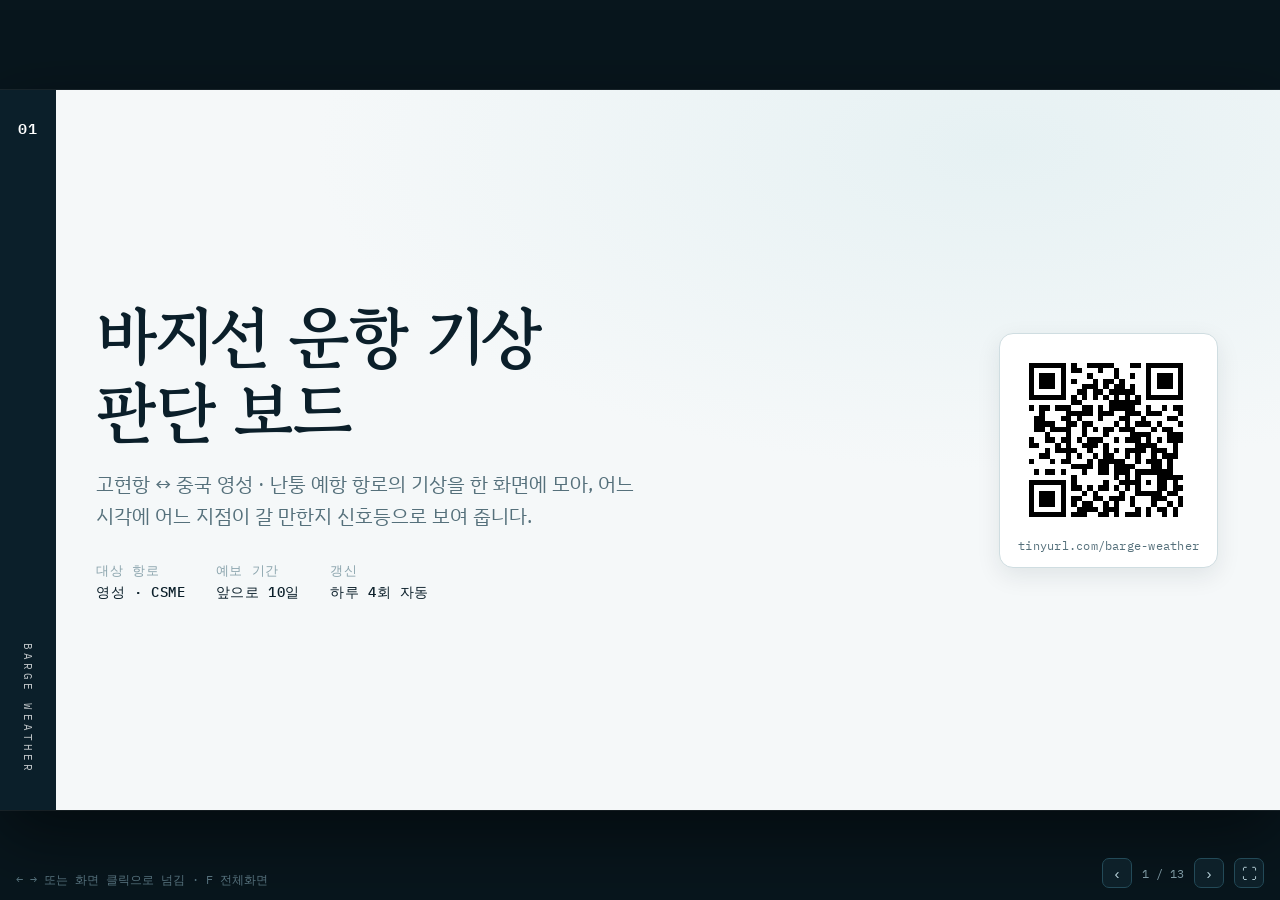
<file: 발표자료.html>
<!doctype html>
<html lang="ko">
<head>
<meta charset="utf-8">
<meta name="viewport" content="width=device-width, initial-scale=1">
<style>
  /* 브라우저 기본값 정리. 아래 각 문서의 <style> 이 이어서 덮어쓴다. */
  :root { color-scheme: light dark; }
  body { margin: 0; font: 14px system-ui, sans-serif; background: #fafafa; }
  img { max-width: 100%; }
  [hidden] { display: none !important; }
</style>
<title>바지선 기상 보드 발표</title>
</head>
<body>
<link rel="preconnect" href="https://fonts.googleapis.com">
<link rel="preconnect" href="https://fonts.gstatic.com" crossorigin>
<link rel="stylesheet" href="https://fonts.googleapis.com/css2?family=Gowun+Batang:wght@400;700&family=IBM+Plex+Sans+KR:wght@300;400;500;600;700&family=IBM+Plex+Mono:wght@400;500;600&display=swap">

<style>
  /* ==========================================================
     프로젝터용 발표 화면 — 1280 x 720 (HD)

     밝은 배경 하나로 고정했습니다. 조명이 켜진 회의실에서
     어두운 슬라이드는 뭉개져 안 보이기 때문입니다.
     그래서 보는 사람의 화면 설정(밝게/어둡게)과 무관하게
     늘 같은 색으로 나옵니다.
     ========================================================== */
  :root {
    --stage-w: 1280px;
    --stage-h: 720px;

    --surround: #08161d;
    --paper:  #f5f8f9;
    --card:   #ffffff;
    --ink:    #0b1f2a;
    --dim:    #55707b;
    --faint:  #8ba4ad;
    --line:   #cfdde1;
    --line-2: #e4edef;
    --accent: #0e6b7a;
    --accent-2: #12889b;
    --accent-soft: #e2eff1;

    --go:   #1a7f37;
    --warn: #a97800;
    --stop: #c62828;
    --go-bg:   #e2f1e7;
    --warn-bg: #f9f0d8;
    --stop-bg: #f9e5e4;

    --serif: "Gowun Batang", "Nanum Myeongjo", serif;
    --sans:  "IBM Plex Sans KR", "Malgun Gothic", system-ui, sans-serif;
    --mono:  "IBM Plex Mono", "D2Coding", ui-monospace, monospace;
  }

  body {
    background: var(--surround);
    color: var(--ink);
    font-family: var(--sans);
    overflow: hidden;
    height: 100dvh;
  }

  /* 무대를 화면에 맞춰 통째로 줄인다. 어떤 해상도에서 열어도
     1280x720 비율 그대로 나오게 하려는 것이다. */
  #fit {
    position: fixed;
    inset: 0;
    display: grid;
    place-items: center;
  }
  #stage {
    width: var(--stage-w);
    height: var(--stage-h);
    background: var(--paper);
    position: relative;
    overflow: hidden;
    transform-origin: center center;
    box-shadow: 0 0 0 1px rgba(255,255,255,.07), 0 24px 70px rgba(0,0,0,.5);
  }

  /* ── 슬라이드 공통 틀 ── */
  .slide {
    position: absolute;
    inset: 0;
    display: grid;
    grid-template-rows: auto 1fr auto;
    padding: 44px 62px 30px 96px;
  }
  .slide[hidden] { display: none !important; }

  /* 왼쪽 세로 띠 — 번호와 갈래를 늘 같은 자리에 둔다 */
  .rail {
    position: absolute;
    left: 0; top: 0; bottom: 0;
    width: 56px;
    background: var(--accent);
    color: #fff;
    display: grid;
    grid-template-rows: 1fr auto;
    justify-items: center;
    padding: 26px 0 22px;
  }
  .rail .no {
    font-family: var(--mono);
    font-size: 15px;
    font-weight: 600;
    letter-spacing: .06em;
  }
  .rail .vert {
    writing-mode: vertical-rl;
    font-family: var(--mono);
    font-size: 11px;
    letter-spacing: .28em;
    text-transform: uppercase;
    opacity: .72;
    align-self: end;
    margin-bottom: 14px;
  }

  .eyebrow {
    font-family: var(--mono);
    font-size: 13px;
    font-weight: 600;
    letter-spacing: .19em;
    text-transform: uppercase;
    color: var(--accent);
    margin-bottom: 10px;
  }
  h2.head {
    font-family: var(--serif);
    font-weight: 700;
    font-size: 43px;
    line-height: 1.22;
    letter-spacing: -.015em;
    margin: 0 0 4px;
    text-wrap: balance;
  }
  .sub {
    font-size: 19px;
    color: var(--dim);
    margin: 6px 0 0;
    max-width: 78ch;
    line-height: 1.55;
  }
  .content { align-self: center; padding: 14px 0 4px; min-height: 0; }
  .foot {
    display: flex;
    justify-content: space-between;
    align-items: center;
    font-family: var(--mono);
    font-size: 11.5px;
    color: var(--faint);
    letter-spacing: .07em;
    border-top: 1px solid var(--line-2);
    padding-top: 10px;
  }

  /* ── 표지 ── */
  .cover {
    padding: 0;
    grid-template-rows: 1fr;
    background:
      radial-gradient(1100px 520px at 78% 8%, #e6f1f3 0%, transparent 62%),
      var(--paper);
  }
  .cover .rail { background: var(--ink); }
  .cover-in {
    padding: 0 62px 0 96px;
    display: grid;
    grid-template-columns: 1fr auto;
    align-items: center;
    gap: 60px;
    height: 100%;
  }
  .cover h1 {
    font-family: var(--serif);
    font-weight: 700;
    font-size: 66px;
    line-height: 1.14;
    letter-spacing: -.02em;
    margin: 0 0 20px;
  }
  .cover .lead { font-size: 20px; color: var(--dim); line-height: 1.6; max-width: 46ch; margin: 0 0 30px; }
  .cover .meta {
    display: flex;
    gap: 30px;
    font-family: var(--mono);
    font-size: 12.5px;
    color: var(--faint);
    letter-spacing: .05em;
  }
  .cover .meta b { color: var(--ink); font-weight: 500; display: block; font-size: 14px; margin-top: 3px; }

  .qrcard {
    background: #fff;
    border: 1px solid var(--line);
    border-radius: 14px;
    padding: 18px 18px 14px;
    text-align: center;
    box-shadow: 0 8px 24px rgba(11,31,42,.09);
  }
  .qrcard svg { display: block; width: 176px; height: 176px; image-rendering: pixelated; }
  .qrcard .cap {
    font-family: var(--mono);
    font-size: 11.5px;
    color: var(--dim);
    margin-top: 10px;
    letter-spacing: .02em;
  }

  /* ── 조각들 ── */
  .cols { display: grid; gap: 22px; }
  .cols.c2 { grid-template-columns: 1fr 1fr; }
  .cols.c3 { grid-template-columns: repeat(3, 1fr); }
  .cols.c4 { grid-template-columns: repeat(4, 1fr); }

  .box {
    background: var(--card);
    border: 1px solid var(--line);
    border-radius: 10px;
    padding: 20px 22px;
  }
  .box h3 {
    font-size: 17px;
    font-weight: 600;
    margin: 0 0 9px;
    display: flex;
    align-items: baseline;
    gap: 9px;
  }
  .box h3 i {
    font-style: normal;
    font-family: var(--mono);
    font-size: 11px;
    color: var(--accent);
    letter-spacing: .1em;
  }
  .box p { margin: 0; font-size: 15.5px; line-height: 1.62; color: var(--dim); }
  .box p + p { margin-top: 9px; }
  .box strong { color: var(--ink); font-weight: 600; }

  ul.pts { list-style: none; margin: 0; padding: 0; }
  ul.pts li {
    position: relative;
    padding-left: 26px;
    font-size: 19px;
    line-height: 1.55;
    margin-bottom: 16px;
  }
  ul.pts li:last-child { margin-bottom: 0; }
  ul.pts li::before {
    content: "";
    position: absolute;
    left: 3px; top: .62em;
    width: 8px; height: 8px;
    border-radius: 50%;
    background: var(--accent);
  }
  ul.pts li b { font-weight: 600; }
  ul.pts.tight li { font-size: 16.5px; margin-bottom: 11px; }

  table.t { border-collapse: collapse; width: 100%; font-size: 16px; background: var(--card); }
  table.t th, table.t td { padding: 10px 15px; text-align: left; border-bottom: 1px solid var(--line-2); }
  table.t thead th {
    font-family: var(--mono);
    font-size: 11.5px;
    font-weight: 600;
    letter-spacing: .1em;
    text-transform: uppercase;
    color: var(--dim);
    background: var(--accent-soft);
    border-bottom: 1px solid var(--line);
  }
  table.t tbody tr:last-child td { border-bottom: 0; }
  table.t .n { text-align: right; font-family: var(--mono); font-variant-numeric: tabular-nums; white-space: nowrap; }
  .tbox { border: 1px solid var(--line); border-radius: 10px; overflow: hidden; }

  .sig {
    display: inline-block;
    font-family: var(--mono);
    font-size: 13px;
    font-weight: 600;
    padding: 2px 10px;
    border-radius: 4px;
  }
  .sig.n { background: var(--go-bg);   color: var(--go); }
  .sig.c { background: var(--warn-bg); color: var(--warn); }
  .sig.u { background: var(--stop-bg); color: var(--stop); }
  .sig.b { background: transparent; color: var(--dim); border: 1px dashed var(--line); }

  .big {
    font-family: var(--mono);
    font-size: 46px;
    font-weight: 600;
    letter-spacing: -.02em;
    line-height: 1;
    color: var(--accent);
  }
  .big.stop { color: var(--stop); }
  .big.go { color: var(--go); }
  .biglab { font-size: 14px; color: var(--dim); margin-top: 9px; line-height: 1.45; }

  pre.mono {
    font-family: var(--mono);
    font-size: 15px;
    line-height: 1.72;
    background: var(--card);
    border: 1px solid var(--line);
    border-radius: 10px;
    padding: 16px 20px;
    margin: 0;
    overflow: hidden;
  }
  pre.mono b.n { color: var(--go); }
  pre.mono b.c { color: var(--warn); }
  pre.mono b.u { color: var(--stop); }
  pre.mono .hi { background: #fdf6dd; }

  .callout {
    border-left: 4px solid var(--accent);
    background: var(--accent-soft);
    padding: 15px 20px;
    border-radius: 0 8px 8px 0;
    font-size: 17px;
    line-height: 1.6;
  }
  .callout.warn { border-left-color: var(--stop); background: var(--stop-bg); }
  .callout b { font-weight: 600; }

  .lampstrip { display: flex; gap: 5px; }
  .lampstrip i {
    font-style: normal;
    width: 34px; height: 34px;
    border-radius: 5px;
    display: grid; place-items: center;
    font-family: var(--mono);
    font-size: 12px;
    font-weight: 600;
  }
  .lampstrip i.n { background: var(--go-bg);   color: var(--go); }
  .lampstrip i.c { background: var(--warn-bg); color: var(--warn); }
  .lampstrip i.u { background: var(--stop-bg); color: var(--stop); }

  /* ── 조종 ── */
  #hud {
    position: fixed;
    right: 16px; bottom: 12px;
    display: flex;
    align-items: center;
    gap: 10px;
    font-family: var(--mono);
    font-size: 12px;
    color: #7e99a3;
    z-index: 10;
  }
  #hud button {
    width: 30px; height: 30px;
    border-radius: 7px;
    border: 1px solid #234a58;
    background: #0d2029;
    color: #b9d2da;
    font-size: 15px;
    cursor: pointer;
    line-height: 1;
  }
  #hud button:hover { background: #14313d; }
  #hud button:focus-visible { outline: 2px solid var(--accent-2); outline-offset: 2px; }
  #hint {
    position: fixed;
    left: 16px; bottom: 12px;
    font-family: var(--mono);
    font-size: 11.5px;
    color: #55707b;
    z-index: 10;
  }

  @media (prefers-reduced-motion: reduce) { * { transition: none !important; } }
</style>

<div id="fit">
  <div id="stage">

    <!-- ══════════════════════════════════ 1 · 표지 -->
    <section class="slide cover">
      <div class="rail"><span class="no">01</span><span class="vert">Barge Weather</span></div>
      <div class="cover-in">
        <div>
          <h1>바지선 운항 기상<br>판단 보드</h1>
          <p class="lead">고현항 ↔ 중국 영성 · 난퉁 예항 항로의 기상을
             한 화면에 모아, 어느 시각에 어느 지점이 갈 만한지
             신호등으로 보여 줍니다.</p>
          <div class="meta">
            <div>대상 항로<b>영성 · CSME</b></div>
            <div>예보 기간<b>앞으로 10일</b></div>
            <div>갱신<b>하루 4회 자동</b></div>
          </div>
        </div>
        <div class="qrcard">
          <svg xmlns="http://www.w3.org/2000/svg" viewBox="0 0 33 33" shape-rendering="crispEdges" class="segno"><path fill="#fff" d="M0 0h33v33h-33z"/><path class="qrline" stroke="#000" d="M2 2.5h7m1 0h1m2 0h5m3 0h2m1 0h7m-29 1h1m5 0h1m1 0h2m3 0h1m2 0h1m5 0h1m5 0h1m-29 1h1m1 0h3m1 0h1m4 0h1m4 0h1m2 0h1m2 0h1m1 0h3m1 0h1m-29 1h1m1 0h3m1 0h1m1 0h1m3 0h1m1 0h2m1 0h1m4 0h1m1 0h3m1 0h1m-29 1h1m1 0h3m1 0h1m3 0h3m1 0h1m1 0h2m1 0h1m2 0h1m1 0h3m1 0h1m-29 1h1m5 0h1m2 0h2m1 0h2m1 0h5m2 0h1m5 0h1m-29 1h7m1 0h1m1 0h1m1 0h1m1 0h1m1 0h1m1 0h1m1 0h1m1 0h7m-21 1h2m5 0h6m-21 1h1m1 0h2m1 0h3m2 0h2m1 0h1m1 0h5m2 0h1m2 0h1m1 0h2m-27 1h1m4 0h5m1 0h3m2 0h3m1 0h3m3 0h1m-28 1h2m3 0h2m1 0h1m3 0h1m3 0h2m2 0h1m4 0h2m-27 1h4m2 0h2m1 0h2m4 0h1m1 0h1m1 0h3m1 0h1m3 0h1m-28 1h2m1 0h4m2 0h1m1 0h1m1 0h2m1 0h3m3 0h1m1 0h2m-24 1h1m3 0h1m2 0h1m3 0h1m4 0h4m3 0h3m-29 1h1m2 0h2m1 0h2m1 0h1m1 0h3m2 0h1m1 0h3m1 0h1m1 0h1m1 0h3m-29 1h2m3 0h1m1 0h1m2 0h3m1 0h1m5 0h4m3 0h1m-25 1h1m1 0h4m2 0h1m2 0h1m1 0h1m1 0h4m1 0h3m1 0h1m-26 1h2m3 0h1m1 0h1m2 0h1m1 0h2m2 0h1m1 0h1m2 0h1m1 0h3m-28 1h1m3 0h1m1 0h2m3 0h1m1 0h5m2 0h1m1 0h3m1 0h1m-19 1h4m1 0h2m1 0h4m3 0h2m1 0h1m-26 1h1m1 0h2m1 0h1m3 0h1m2 0h2m1 0h3m1 0h7m-19 1h1m7 0h1m1 0h1m1 0h1m3 0h5m-29 1h7m1 0h1m5 0h1m2 0h4m1 0h1m1 0h2m1 0h1m-28 1h1m5 0h1m1 0h2m1 0h1m1 0h2m1 0h1m1 0h1m1 0h1m3 0h2m1 0h2m-29 1h1m1 0h3m1 0h1m3 0h1m1 0h1m4 0h1m2 0h5m1 0h2m-28 1h1m1 0h3m1 0h1m1 0h2m2 0h2m1 0h3m1 0h1m3 0h3m2 0h1m-29 1h1m1 0h3m1 0h1m1 0h1m1 0h2m2 0h1m1 0h1m2 0h1m3 0h1m2 0h1m1 0h1m-29 1h1m5 0h1m2 0h4m1 0h3m3 0h1m1 0h1m1 0h2m1 0h1m-28 1h7m1 0h3m2 0h2m1 0h1m1 0h3m1 0h1m2 0h1m1 0h1"/></svg>
          <div class="cap">tinyurl.com/barge-weather</div>
        </div>
      </div>
    </section>

    <!-- ══════════════════════════════════ 2 · 문제 -->
    <section class="slide" hidden>
      <div class="rail"><span class="no">02</span><span class="vert">Problem</span></div>
      <header>
        <div class="eyebrow">왜 만들었나</div>
        <h2 class="head">기상 정보는 흩어져 있고, 판단 기준은 사람 머릿속에 있었다</h2>
      </header>
      <div class="content">
        <div class="cols c3">
          <div class="box">
            <h3><i>01</i>여러 곳을 뒤진다</h3>
            <p>기상청, 해양기상, 외국 사이트를 각각 열어 풍속과 파고를
               따로 확인합니다. <strong>항로 전체를 한눈에 보는 화면이
               없었습니다.</strong></p>
          </div>
          <div class="box">
            <h3><i>02</i>기준이 안 적혀 있다</h3>
            <p>“이 정도면 간다”가 경험으로만 전해집니다. 담당자가 바뀌면
               기준도 같이 흔들리고, <strong>왜 그렇게 판단했는지 남지
               않습니다.</strong></p>
          </div>
          <div class="box">
            <h3><i>03</i>특보는 너무 늦다</h3>
            <p>풍랑주의보는 <strong>일반 선박</strong> 기준입니다.
               동력 없이 끌려가는 바지선은 특보가 뜨기 한참 전에
               이미 못 갑니다.</p>
          </div>
        </div>
        <div class="callout" style="margin-top:22px">
          예보 자체는 이미 세계 최고 수준으로 공개돼 있습니다.
          없던 것은 <b>그 숫자를 우리 배·우리 항로의 판단으로 바꿔 주는 층</b>이었습니다.
        </div>
      </div>
      <div class="foot"><span>바지선 운항 기상 판단 보드</span><span>02 / 13</span></div>
    </section>

    <!-- ══════════════════════════════════ 3 · 무엇을 -->
    <section class="slide" hidden>
      <div class="rail"><span class="no">03</span><span class="vert">Overview</span></div>
      <header>
        <div class="eyebrow">만든 것</div>
        <h2 class="head">항로 위 모든 지점의 10일치 판단을 한 줄로</h2>
        <p class="sub">출발지가 왼쪽, 도착지가 오른쪽. 어느 구간이 막혔는지 즉시 보입니다.</p>
      </header>
      <div class="content">
        <div style="display:grid;grid-template-columns:auto 1fr;gap:34px;align-items:center">
          <div>
            <div class="lampstrip" style="margin-bottom:14px">
              <i class="n">가</i><i class="c">조</i><i class="c">조</i><i class="n">가</i>
              <i class="n">가</i><i class="u">불</i><i class="u">불</i><i class="c">조</i>
              <i class="n">가</i><i class="n">가</i>
            </div>
            <div style="display:flex;gap:14px;font-size:15px;color:var(--dim)">
              <span><span class="sig n">가능</span> 기준 안</span>
              <span><span class="sig c">조건</span> 느려짐</span>
              <span><span class="sig u">불가</span> 기다림</span>
            </div>
          </div>
          <ul class="pts">
            <li><b>다섯 가지를 동시에 본다</b> — 평균 풍속 · 순간 풍속 · 유의파고 · 시정 · 강수.
                가장 나쁜 것을 따릅니다.</li>
            <li><b>시간을 밀어 볼 수 있다</b> — 슬라이더를 움직이면 지도 색도 도착 예상도 같이 움직입니다.</li>
            <li><b>왜 그 색인지 함께 보여 준다</b> — 어느 값이 걸렸는지 딱지로 붙습니다.</li>
          </ul>
        </div>
      </div>
      <div class="foot"><span>바지선 운항 기상 판단 보드</span><span>03 / 13</span></div>
    </section>

    <!-- ══════════════════════════════════ 4 · 자료원 -->
    <section class="slide" hidden>
      <div class="rail"><span class="no">04</span><span class="vert">Sources</span></div>
      <header>
        <div class="eyebrow">자료의 출처</div>
        <h2 class="head">네 기관에서 받아 항목별로 가장 나은 것을 쓴다</h2>
      </header>
      <div class="content">
        <div class="tbox">
          <table class="t">
            <thead><tr><th style="width:20%">기관</th><th style="width:34%">가져오는 것</th><th>왜 이걸 쓰나</th></tr></thead>
            <tbody>
              <tr>
                <td><strong>ECMWF</strong><br><span style="font-family:var(--mono);font-size:12px;color:var(--dim)">IFS · WAM</span></td>
                <td>풍속 · 풍향 · 돌풍 · 강수<br>유의파고 · 파향 · 파주기</td>
                <td>중기 예보 정확도 세계 1위. 파랑 모델을 같이 돌려 파향까지 나옵니다</td>
              </tr>
              <tr>
                <td><strong>NOAA</strong><br><span style="font-family:var(--mono);font-size:12px;color:var(--dim)">GFS</span></td>
                <td>시정</td>
                <td>ECMWF 공개본에 시정 항목이 없습니다</td>
              </tr>
              <tr>
                <td><strong>MET Norway</strong></td>
                <td>가까운 시각의 바람 보정</td>
                <td>단기 바람 격자가 더 촘촘합니다</td>
              </tr>
              <tr>
                <td><strong>대한민국 기상청</strong></td>
                <td>해상 특보</td>
                <td>공식 발표. 예보 수치로는 대체할 수 없습니다</td>
              </tr>
            </tbody>
          </table>
        </div>
        <div class="callout" style="margin-top:20px">
          넷 다 <b>공개 자료</b>이고 상업적 이용이 허용됩니다. 기상청 API 는 승인받은
          목적 범위 안에서 하루 20,000회까지 쓸 수 있는데, 우리는 <b>하루 4회</b> 씁니다.
        </div>
      </div>
      <div class="foot"><span>바지선 운항 기상 판단 보드</span><span>04 / 13</span></div>
    </section>

    <!-- ══════════════════════════════════ 5 · 화면 -->
    <section class="slide" hidden>
      <div class="rail"><span class="no">05</span><span class="vert">Screens</span></div>
      <header>
        <div class="eyebrow">화면 구성</div>
        <h2 class="head">탭 네 개. 폰에서도 PC에서도 같은 화면</h2>
        <p class="sub">주소만 있으면 열립니다. 로그인도 설치도 없습니다.</p>
      </header>
      <div class="content">
        <div class="cols c4">
          <div class="box">
            <h3><i>기본</i>목록</h3>
            <p>지점마다 카드 하나. 판정과 주요 수치를 두 줄에 담았습니다.
               눌러 들어가면 시각별 상세가 나옵니다.</p>
          </div>
          <div class="box">
            <h3><i>위치</i>지도</h3>
            <p>실제 좌표에 색을 칠하고 항로선을 그립니다.
               거제도를 뚫지 않도록 꺾는 점까지 넣었습니다.</p>
          </div>
          <div class="box">
            <h3><i>시점</i>표</h3>
            <p>지점 × 시각 격자. <strong>언제 색이 바뀌는지</strong> 보이므로
               출발 시점을 고를 때 씁니다.</p>
          </div>
          <div class="box">
            <h3><i>근거</i>특보</h3>
            <p>기상청 특보 원문. 언제 떴다 언제 풀리는지,
               지난 특보 이력까지 남습니다.</p>
          </div>
        </div>
        <div class="callout" style="margin-top:22px">
          폰에서 <b>홈 화면에 추가</b>하면 앱처럼 아이콘이 생깁니다.
          설치가 아니라 바로가기라, 지우는 것도 아이콘을 지우면 끝입니다.
        </div>
      </div>
      <div class="foot"><span>바지선 운항 기상 판단 보드</span><span>05 / 13</span></div>
    </section>

    <!-- ══════════════════════════════════ 6 · 기준 -->
    <section class="slide" hidden>
      <div class="rail"><span class="no">06</span><span class="vert">Criteria</span></div>
      <header>
        <div class="eyebrow">판단 기준</div>
        <h2 class="head">근거가 붙은 숫자로 바꿨다</h2>
      </header>
      <div class="content">
        <div class="tbox">
          <table class="t">
            <thead><tr><th style="width:22%">보는 값</th><th class="n" style="width:13%">조건</th><th class="n" style="width:13%">불가</th><th>근거</th></tr></thead>
            <tbody>
              <tr><td>평균 풍속</td><td class="n">10 m/s</td><td class="n">12 m/s</td><td><strong>사내 규정</strong> · 기상청 풍랑주의보(14)보다 엄격</td></tr>
              <tr><td>순간 풍속</td><td class="n">14 m/s</td><td class="n">16 m/s</td><td>평균 기준의 1.33배</td></tr>
              <tr><td><strong>유의파고</strong></td><td class="n">1.2 m</td><td class="n">1.8 m</td><td><strong>DNV-ST-N001</strong> 외양 예항 설계환경 2.5 m × 예보오차 계수 0.71</td></tr>
              <tr><td>시정</td><td class="n">3 km</td><td class="n">1 해리</td><td>충돌 회피에 필요한 최소 거리</td></tr>
              <tr><td>시간 강수량</td><td class="n">5 mm/h</td><td class="n">—</td><td>시야·갑판 작업 제약</td></tr>
            </tbody>
          </table>
        </div>
        <div class="cols c2" style="margin-top:20px">
          <div class="callout">
            <b>기상청보다 엄한 이유</b> — 풍랑주의보는 14 m/s · 3 m 입니다.
            특보 기준은 일반 선박용이고, 끌려가는 바지선은 그보다 취약합니다.
            풍속 12 m/s 는 <b>사내 규정</b>을 그대로 넣은 것입니다.
          </div>
          <div class="callout">
            <b>모든 값에 출처가 적혀 있습니다</b> — 설정 파일 한 곳에 모여 있고
            숫자만 고치면 다음 수집부터 반영됩니다.
          </div>
        </div>
      </div>
      <div class="foot"><span>바지선 운항 기상 판단 보드</span><span>06 / 13</span></div>
    </section>

    <!-- ══════════════════════════════════ 7 · 파향 -->
    <section class="slide" hidden>
      <div class="rail"><span class="no">07</span><span class="vert">Wave Angle</span></div>
      <header>
        <div class="eyebrow">이번에 새로 넣은 것</div>
        <h2 class="head">같은 파고라도 어느 쪽에서 맞느냐가 다르다</h2>
        <p class="sub">현장에서 나온 말입니다 — “맞바람이면 못 가는데 등바람이면 갈 수 있는 거 아니냐”</p>
      </header>
      <div class="content">
        <div style="display:grid;grid-template-columns:400px 1fr;gap:28px;align-items:start">
          <div class="tbox">
            <table class="t">
              <thead><tr><th>맞는 쪽</th><th class="n">불가 기준</th><th class="n">속도</th></tr></thead>
              <tbody>
                <tr><td><strong>맞파</strong> 앞에서</td><td class="n">1.80 m</td><td class="n" style="color:var(--stop)">−10 %</td></tr>
                <tr><td><strong>옆파</strong> 옆에서</td><td class="n" style="color:var(--stop)">1.44 m</td><td class="n">−2 %</td></tr>
                <tr><td><strong>등파</strong> 뒤에서</td><td class="n">2.34 m</td><td class="n" style="color:var(--go)">+5 %</td></tr>
              </tbody>
            </table>
          </div>
          <div>
            <pre class="mono">지점            파고   파향 │ 갈 때        │ 올 때
<span class="hi">서해 남부 먼바다  1.89m    2° │ 맞파 <b class="u">불가</b>  │ 등파 <b class="c">조건</b></span>
스다오 동방     1.89m   23° │ 맞파 <b class="u">불가</b>  │ 등파 <b class="c">조건</b>
흑산도 북방     1.42m  346° │ 맞파 <b class="c">조건</b>  │ 등파 <b class="n">가능</b>
영성 묘박지     1.54m   37° │ 등파 <b class="n">가능</b>  │ 맞파 <b class="c">조건</b>
영성법인       1.54m   37° │ 옆파 <b class="u">불가</b>  │ 옆파 <b class="u">불가</b></pre>
            <p style="font-size:15px;color:var(--dim);margin:12px 0 0;line-height:1.6">
              같은 시각 같은 파고인데 <strong>방향에 따라 색이 갈립니다.</strong>
              옆파는 뒤집어도 옆이라 양쪽 다 불가입니다.</p>
          </div>
        </div>
        <div class="callout" style="margin-top:18px">
          <b>위험한 순서와 느린 순서가 다릅니다.</b> 옆파는 롤링이 커 가장 위험하지만
          속도는 별로 안 줄고, 맞파는 가장 느리지만 옆파보다는 안전합니다.
          그래서 계수를 두 벌로 나눠 뒀습니다.
        </div>
      </div>
      <div class="foot"><span>바지선 운항 기상 판단 보드</span><span>07 / 13</span></div>
    </section>

    <!-- ══════════════════════════════════ 8 · 선하역 -->
    <section class="slide" hidden>
      <div class="rail"><span class="no">08</span><span class="vert">Cargo Ops</span></div>
      <header>
        <div class="eyebrow">항해와 나눈 것</div>
        <h2 class="head">“갈 수 있나”와 “가서 짐을 실을 수 있나”는 다른 문제</h2>
      </header>
      <div class="content">
        <div class="cols c2" style="align-items:start">
          <div>
            <div class="tbox" style="margin-bottom:16px">
              <table class="t">
                <thead><tr><th>크레인</th><th class="n">작업 한계</th></tr></thead>
                <tbody>
                  <tr><td>고정식 (선박용)</td><td class="n">순간풍속 15 m/s 이하</td></tr>
                  <tr><td>이동식</td><td class="n">10분 평균 10 m/s 미만</td></tr>
                </tbody>
              </table>
            </div>
            <div class="tbox" style="margin-bottom:16px">
              <table class="t">
                <thead><tr><th>표시</th><th class="n">평균 · 순간 어느 쪽이든</th></tr></thead>
                <tbody>
                  <tr><td><span class="sig b">선하역주의</span></td><td class="n">10 m/s 이상</td></tr>
                  <tr><td><span class="sig b">선하역불가</span></td><td class="n">15 m/s 이상</td></tr>
                </tbody>
              </table>
            </div>
            <ul class="pts tight">
              <li><b>현장에서 실제로 쓰는 기준</b>입니다. 문헌에서 끌어온 값이 아닙니다.</li>
              <li>어느 크레인이 올지 미리 모르므로 <b>둘 중 하나라도 걸리면</b> 표시가 뜹니다.</li>
              <li>고현항은 하역, 도착지는 선적 — 둘 다 크레인 작업이라 <b>묶어서 선하역</b>입니다.</li>
            </ul>
          </div>
          <div>
            <div class="box" style="background:var(--accent-soft);border-color:#b9d7dc">
              <h3><i>실제 사례</i>9월 9일 고현항</h3>
              <pre class="mono" style="font-size:13.5px;margin:8px 0 0;background:#fff">        항해      선하역        돌풍
09:00  <b class="n">가능</b>  │  <b class="c">주의</b>   │  13.7
12:00  <b class="n">가능</b>  │  <b class="c">주의</b>   │  13.5
15:00  <b class="n">가능</b>  │  <b class="c">주의</b>   │  12.4
18:00  <b class="n">가능</b>  │  <b class="c">주의</b>   │  12.6</pre>
              <p style="margin-top:11px">바다는 멀쩡한데 그날 낮 내내 크레인 작업에 제약이 걸립니다.
                 <strong>선하역이 항해보다 나쁜 칸이 180칸 중 35칸(19%).</strong>
                 예전 화면에서는 안 보이던 것입니다.</p>
            </div>
            <div class="callout" style="margin-top:16px">
              색을 이 기준으로 칠하면 “못 간다”와 “짐을 못 싣는다”가
              같은 빨강이 됩니다. 그래서 <b>색은 항해 기준 하나로 두고</b>
              선하역은 점선 딱지로 따로 붙였습니다.
            </div>
          </div>
        </div>
      </div>
      <div class="foot"><span>바지선 운항 기상 판단 보드</span><span>08 / 13</span></div>
    </section>

    <!-- ══════════════════════════════════ 9 · 도착 예상 -->
    <section class="slide" hidden>
      <div class="rail"><span class="no">09</span><span class="vert">ETA</span></div>
      <header>
        <div class="eyebrow">도착 예상</div>
        <h2 class="head">지나가는 시각의 예보를 그때그때 반영해 시간을 따라간다</h2>
      </header>
      <div class="content">
        <div class="cols c3" style="margin-bottom:22px">
          <div class="box"><div class="big">6.5 <span style="font-size:20px">kn</span></div>
            <div class="biglab">예인선 + 바지선<br>기상이 좋을 때의 속력</div></div>
          <div class="box"><div class="big">9.0 <span style="font-size:20px">kn</span></div>
            <div class="biglab">자항선<br>기상이 좋을 때의 속력</div></div>
          <div class="box"><div class="big go">75 <span style="font-size:20px">%</span></div>
            <div class="biglab"><span class="sig c">조건</span> 구간을 지날 때<br>줄어드는 속력</div></div>
        </div>
        <div class="cols c2">
          <ul class="pts tight">
            <li><span class="sig u">불가</span> 구간은 <b>기상이 나아질 때까지 기다리는 것</b>으로 계산합니다 (최대 72시간)</li>
            <li>파향에 따라 맞파는 느려지고 등파는 빨라집니다</li>
            <li>그래서 <b>가는 길과 오는 길의 소요 시간이 다릅니다</b></li>
          </ul>
          <div class="callout">
            <b>고른 방향 하나만 보여 줍니다.</b> 위에서 “고현항 → 영성”을 고르면
            영성 向 숫자만 나옵니다. 반대쪽을 보려면 방향 단추를 바꿉니다.
          </div>
        </div>
      </div>
      <div class="foot"><span>바지선 운항 기상 판단 보드</span><span>09 / 13</span></div>
    </section>

    <!-- ══════════════════════════════════ 10 · 기록 -->
    <section class="slide" hidden>
      <div class="rail"><span class="no">10</span><span class="vert">Records</span></div>
      <header>
        <div class="eyebrow">쌓이는 자료</div>
        <h2 class="head">예보가 실제로 맞았는지 나중에 확인할 수 있다</h2>
        <p class="sub">받아 온 자료를 지우지 않고 쌓아 둡니다. 이게 기준을 고칠 근거가 됩니다.</p>
      </header>
      <div class="content">
        <div class="cols c3">
          <div class="box">
            <h3><i>2년</i>실황</h3>
            <p>실제로 있었던 날씨. 지점 상세 맨 아래에서 봅니다.</p>
          </div>
          <div class="box">
            <h3><i>1년</i>예보 이력</h3>
            <p>그때 예보가 뭐라고 했었는지. 실황과 나란히 놓으면
               <strong>예보가 얼마나 맞았는지</strong> 보입니다.</p>
          </div>
          <div class="box">
            <h3><i>1년</i>특보 이력</h3>
            <p>특보가 언제 떴다 언제 풀렸는지. 특보 탭 아래에 있습니다.</p>
          </div>
        </div>
        <div class="callout" style="margin-top:24px">
          <b>이게 다음 단계입니다.</b> 기록이 쌓이면 예보가 실제와 얼마나 맞는지,
          파향 계수가 실제 소요 시간과 맞는지 대조할 수 있습니다.
          지금은 그 대조를 해 본 적이 없습니다.
        </div>
      </div>
      <div class="foot"><span>바지선 운항 기상 판단 보드</span><span>10 / 13</span></div>
    </section>

    <!-- ══════════════════════════════════ 11 · 운영 -->
    <section class="slide" hidden>
      <div class="rail"><span class="no">11</span><span class="vert">Operation</span></div>
      <header>
        <div class="eyebrow">어떻게 돌아가나</div>
        <h2 class="head">사람 손이 들어가지 않는다</h2>
      </header>
      <div class="content">
        <div class="cols c4" style="margin-bottom:24px">
          <div class="box"><div class="big">4<span style="font-size:20px">회</span></div>
            <div class="biglab">하루 자동 수집<br>05:15 · 09:15 · 17:15 · 21:15</div></div>
          <div class="box"><div class="big">10<span style="font-size:20px">일</span></div>
            <div class="biglab">앞으로 보는<br>예보 기간</div></div>
          <div class="box"><div class="big">17<span style="font-size:20px">곳</span></div>
            <div class="biglab">항로 위 지점<br>부두 4 · 묘박지 2 · 항로점 11</div></div>
          <div class="box"><div class="big go">0<span style="font-size:20px">원</span></div>
            <div class="biglab">운영 비용<br>모두 무료 공개 자료</div></div>
        </div>
        <ul class="pts tight">
          <li><b>수집 시각은 예보 모델이 나오는 때에 맞췄습니다</b> — 전 세계 모델이 하루 네 번 나오는데, 그게 다 나온 직후를 노립니다.</li>
          <li><b>자료를 통째로 받지 않습니다</b> — 필요한 항목의 위치만 찾아 그 부분만 내려받습니다. 원본 140 MB 중 4 MB 만 받습니다.</li>
          <li><b>화면 갱신도 자동입니다</b> — 수집이 끝나면 웹 화면이 저절로 새로 만들어집니다.</li>
        </ul>
      </div>
      <div class="foot"><span>바지선 운항 기상 판단 보드</span><span>11 / 13</span></div>
    </section>

    <!-- ══════════════════════════════════ 12 · 한계 -->
    <section class="slide" hidden>
      <div class="rail"><span class="no">12</span><span class="vert">Limits</span></div>
      <header>
        <div class="eyebrow">정직하게</div>
        <h2 class="head">아직 검증되지 않은 것들</h2>
      </header>
      <div class="content">
        <div class="callout warn" style="margin-bottom:20px;font-size:18px">
          이 화면은 <b>판단을 돕는 자료</b>이지 판단 자체가 아닙니다.
          최종 결정은 선장과 현장 책임자의 몫입니다.
        </div>
        <div class="cols c2">
          <div class="box">
            <h3><i>대조 전</i>우리가 정한 값</h3>
            <ul class="pts tight" style="margin-top:6px">
              <li><b>파향 계수</b> — 한국선급 부가저항표로 계산했고, 등파에서 빨라진다는 결과가 선원 증언과 맞아 채택했습니다</li>
              <li><b>예인선 제원</b> — 볼라드 풀 50 t 등은 전형값으로 가정한 것입니다</li>
            </ul>
          </div>
          <div class="box">
            <h3><i>구조적</i>어쩔 수 없는 것</h3>
            <ul class="pts tight" style="margin-top:6px">
              <li><b>예보는 예보입니다</b> — 5일 넘으면 참고 수준. 그래서 파고 기준에 오차 계수를 이미 곱해 뒀습니다</li>
              <li><b>조류·조석은 안 봅니다</b> — 좁은 수로에서 크게 작용합니다</li>
              <li><b>중국 해역은 특보가 없습니다</b> — 기상청 특보는 한국 관할 해역만 나옵니다</li>
            </ul>
          </div>
        </div>
      </div>
      <div class="foot"><span>바지선 운항 기상 판단 보드</span><span>12 / 13</span></div>
    </section>

    <!-- ══════════════════════════════════ 13 · 접속 -->
    <section class="slide cover" hidden>
      <div class="rail"><span class="no">13</span><span class="vert">Access</span></div>
      <div class="cover-in">
        <div>
          <div class="eyebrow">지금 열어 보세요</div>
          <h1 style="font-size:54px">폰 카메라로<br>찍으면 바로 열립니다</h1>
          <p class="lead">로그인도 설치도 없습니다. 사이트 안 오른쪽 위
             <strong>QR</strong> 단추를 누르면 이 화면이 다시 나오니,
             옆 사람에게 보여 주기만 하면 됩니다.</p>
          <div class="meta">
            <div>주소<b>tinyurl.com/barge-weather</b></div>
            <div>폰에 두기<b>공유 → 홈 화면에 추가</b></div>
          </div>
        </div>
        <div class="qrcard">
          <svg xmlns="http://www.w3.org/2000/svg" viewBox="0 0 33 33" shape-rendering="crispEdges" class="segno"><path fill="#fff" d="M0 0h33v33h-33z"/><path class="qrline" stroke="#000" d="M2 2.5h7m1 0h1m2 0h5m3 0h2m1 0h7m-29 1h1m5 0h1m1 0h2m3 0h1m2 0h1m5 0h1m5 0h1m-29 1h1m1 0h3m1 0h1m4 0h1m4 0h1m2 0h1m2 0h1m1 0h3m1 0h1m-29 1h1m1 0h3m1 0h1m1 0h1m3 0h1m1 0h2m1 0h1m4 0h1m1 0h3m1 0h1m-29 1h1m1 0h3m1 0h1m3 0h3m1 0h1m1 0h2m1 0h1m2 0h1m1 0h3m1 0h1m-29 1h1m5 0h1m2 0h2m1 0h2m1 0h5m2 0h1m5 0h1m-29 1h7m1 0h1m1 0h1m1 0h1m1 0h1m1 0h1m1 0h1m1 0h1m1 0h7m-21 1h2m5 0h6m-21 1h1m1 0h2m1 0h3m2 0h2m1 0h1m1 0h5m2 0h1m2 0h1m1 0h2m-27 1h1m4 0h5m1 0h3m2 0h3m1 0h3m3 0h1m-28 1h2m3 0h2m1 0h1m3 0h1m3 0h2m2 0h1m4 0h2m-27 1h4m2 0h2m1 0h2m4 0h1m1 0h1m1 0h3m1 0h1m3 0h1m-28 1h2m1 0h4m2 0h1m1 0h1m1 0h2m1 0h3m3 0h1m1 0h2m-24 1h1m3 0h1m2 0h1m3 0h1m4 0h4m3 0h3m-29 1h1m2 0h2m1 0h2m1 0h1m1 0h3m2 0h1m1 0h3m1 0h1m1 0h1m1 0h3m-29 1h2m3 0h1m1 0h1m2 0h3m1 0h1m5 0h4m3 0h1m-25 1h1m1 0h4m2 0h1m2 0h1m1 0h1m1 0h4m1 0h3m1 0h1m-26 1h2m3 0h1m1 0h1m2 0h1m1 0h2m2 0h1m1 0h1m2 0h1m1 0h3m-28 1h1m3 0h1m1 0h2m3 0h1m1 0h5m2 0h1m1 0h3m1 0h1m-19 1h4m1 0h2m1 0h4m3 0h2m1 0h1m-26 1h1m1 0h2m1 0h1m3 0h1m2 0h2m1 0h3m1 0h7m-19 1h1m7 0h1m1 0h1m1 0h1m3 0h5m-29 1h7m1 0h1m5 0h1m2 0h4m1 0h1m1 0h2m1 0h1m-28 1h1m5 0h1m1 0h2m1 0h1m1 0h2m1 0h1m1 0h1m1 0h1m3 0h2m1 0h2m-29 1h1m1 0h3m1 0h1m3 0h1m1 0h1m4 0h1m2 0h5m1 0h2m-28 1h1m1 0h3m1 0h1m1 0h2m2 0h2m1 0h3m1 0h1m3 0h3m2 0h1m-29 1h1m1 0h3m1 0h1m1 0h1m1 0h2m2 0h1m1 0h1m2 0h1m3 0h1m2 0h1m1 0h1m-29 1h1m5 0h1m2 0h4m1 0h3m3 0h1m1 0h1m1 0h2m1 0h1m-28 1h7m1 0h3m2 0h2m1 0h1m1 0h3m1 0h1m2 0h1m1 0h1"/></svg>
          <div class="cap">tinyurl.com/barge-weather</div>
        </div>
      </div>
    </section>

  </div>
</div>

<div id="hint">← → 또는 화면 클릭으로 넘김 · F 전체화면</div>
<div id="hud">
  <button id="prev" type="button" aria-label="이전 장">‹</button>
  <span id="counter">1 / 13</span>
  <button id="next" type="button" aria-label="다음 장">›</button>
  <button id="full" type="button" aria-label="전체화면">⛶</button>
</div>

<script>
(function () {
  var stage = document.getElementById("stage");
  var slides = [].slice.call(stage.querySelectorAll(".slide"));
  var counter = document.getElementById("counter");
  var at = 0;

  /* 어떤 화면에서 열든 1280x720 비율 그대로 나오도록 통째로 줄인다.
     프로젝터가 1280x720 이면 딱 1배가 된다. */
  function fit() {
    var s = Math.min(window.innerWidth / 1280, window.innerHeight / 720);
    stage.style.transform = "scale(" + s + ")";
  }

  function show(n) {
    at = Math.max(0, Math.min(slides.length - 1, n));
    slides.forEach(function (el, i) { el.hidden = (i !== at); });
    counter.textContent = (at + 1) + " / " + slides.length;
  }

  document.getElementById("prev").onclick = function (e) { e.stopPropagation(); show(at - 1); };
  document.getElementById("next").onclick = function (e) { e.stopPropagation(); show(at + 1); };
  document.getElementById("full").onclick = function (e) {
    e.stopPropagation();
    if (document.fullscreenElement) document.exitFullscreen();
    else document.documentElement.requestFullscreen();
  };

  /* 화면 오른쪽 절반을 누르면 다음, 왼쪽 절반이면 이전.
     발표 중에 마우스를 정확히 조준하지 않아도 되게 하려는 것이다. */
  document.getElementById("fit").addEventListener("click", function (e) {
    show(e.clientX > window.innerWidth / 2 ? at + 1 : at - 1);
  });

  document.addEventListener("keydown", function (e) {
    var k = e.key;
    if (k === "ArrowRight" || k === "PageDown" || k === " ") { e.preventDefault(); show(at + 1); }
    else if (k === "ArrowLeft" || k === "PageUp") { e.preventDefault(); show(at - 1); }
    else if (k === "Home") { e.preventDefault(); show(0); }
    else if (k === "End") { e.preventDefault(); show(slides.length - 1); }
    else if (k === "f" || k === "F") {
      if (document.fullscreenElement) document.exitFullscreen();
      else document.documentElement.requestFullscreen();
    }
  });

  window.addEventListener("resize", fit);
  fit();
  show(0);
})();
</script>

</body>
</html>
</file>
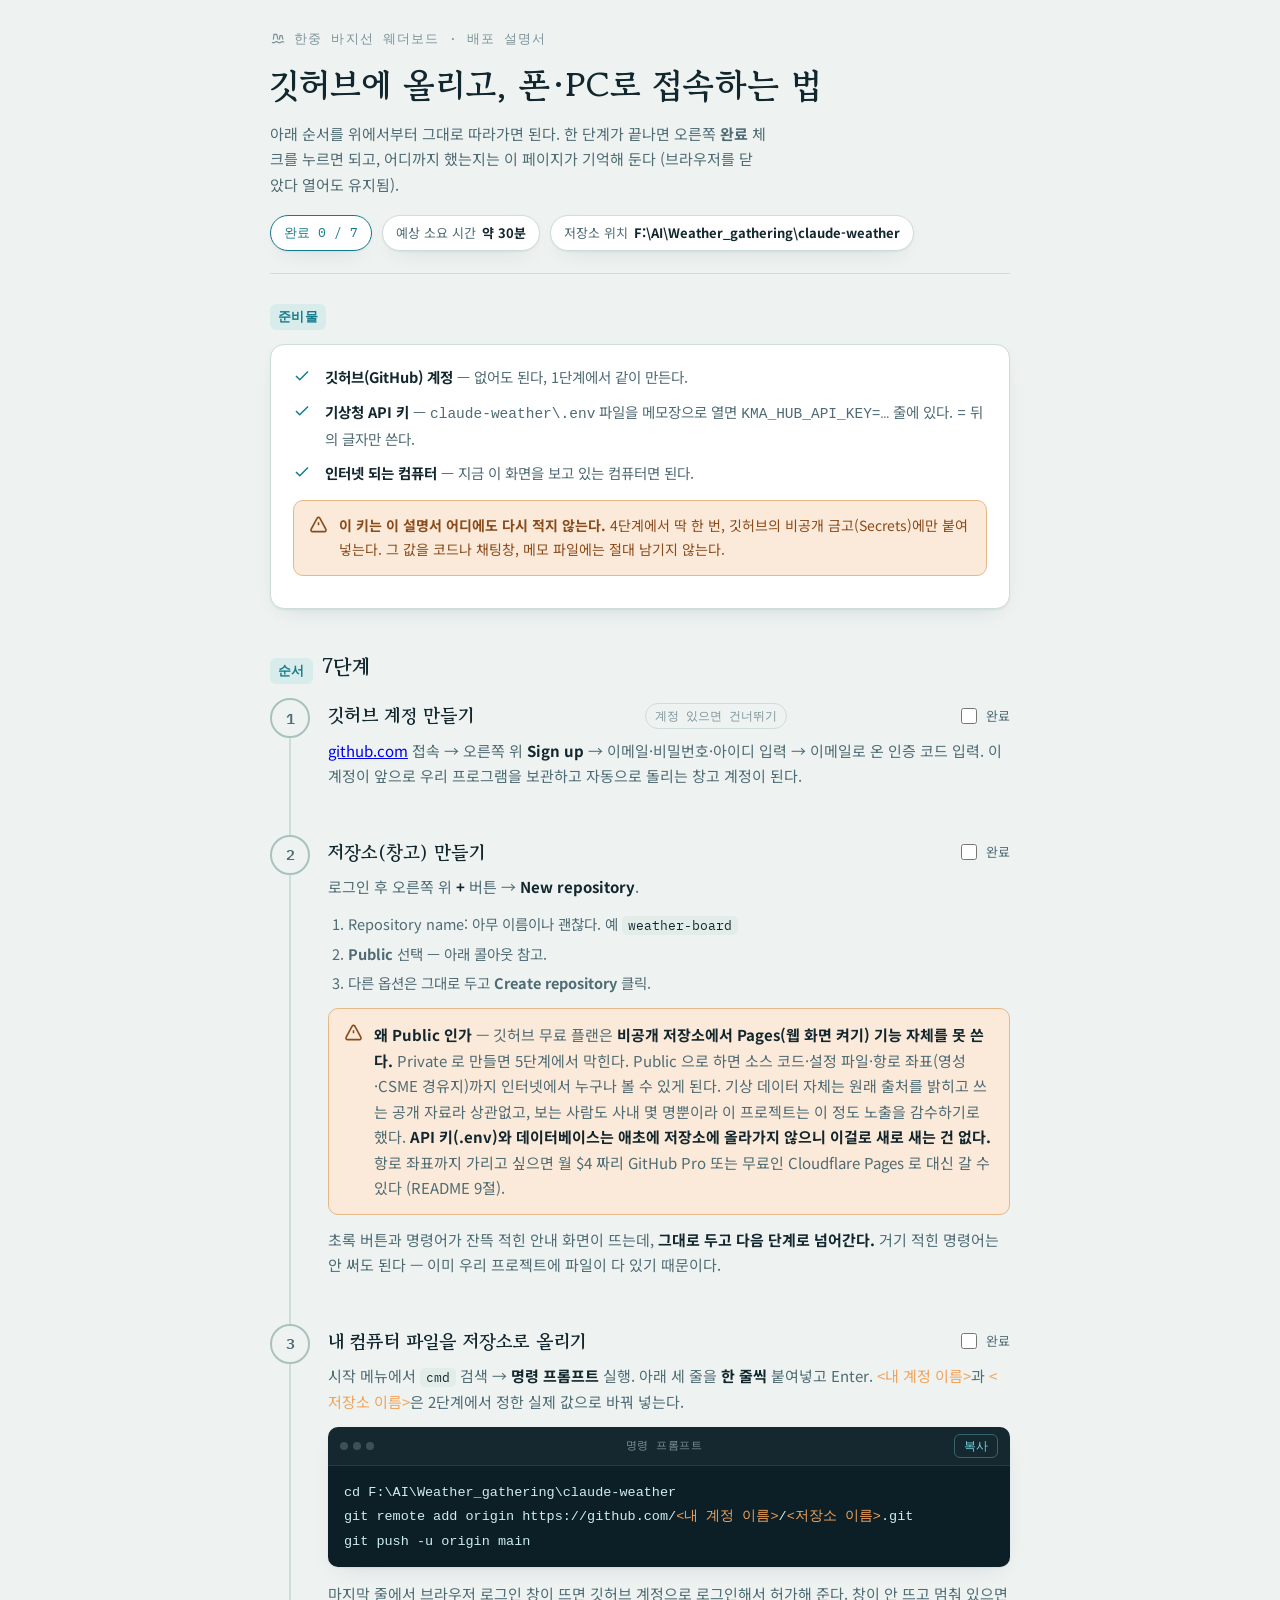
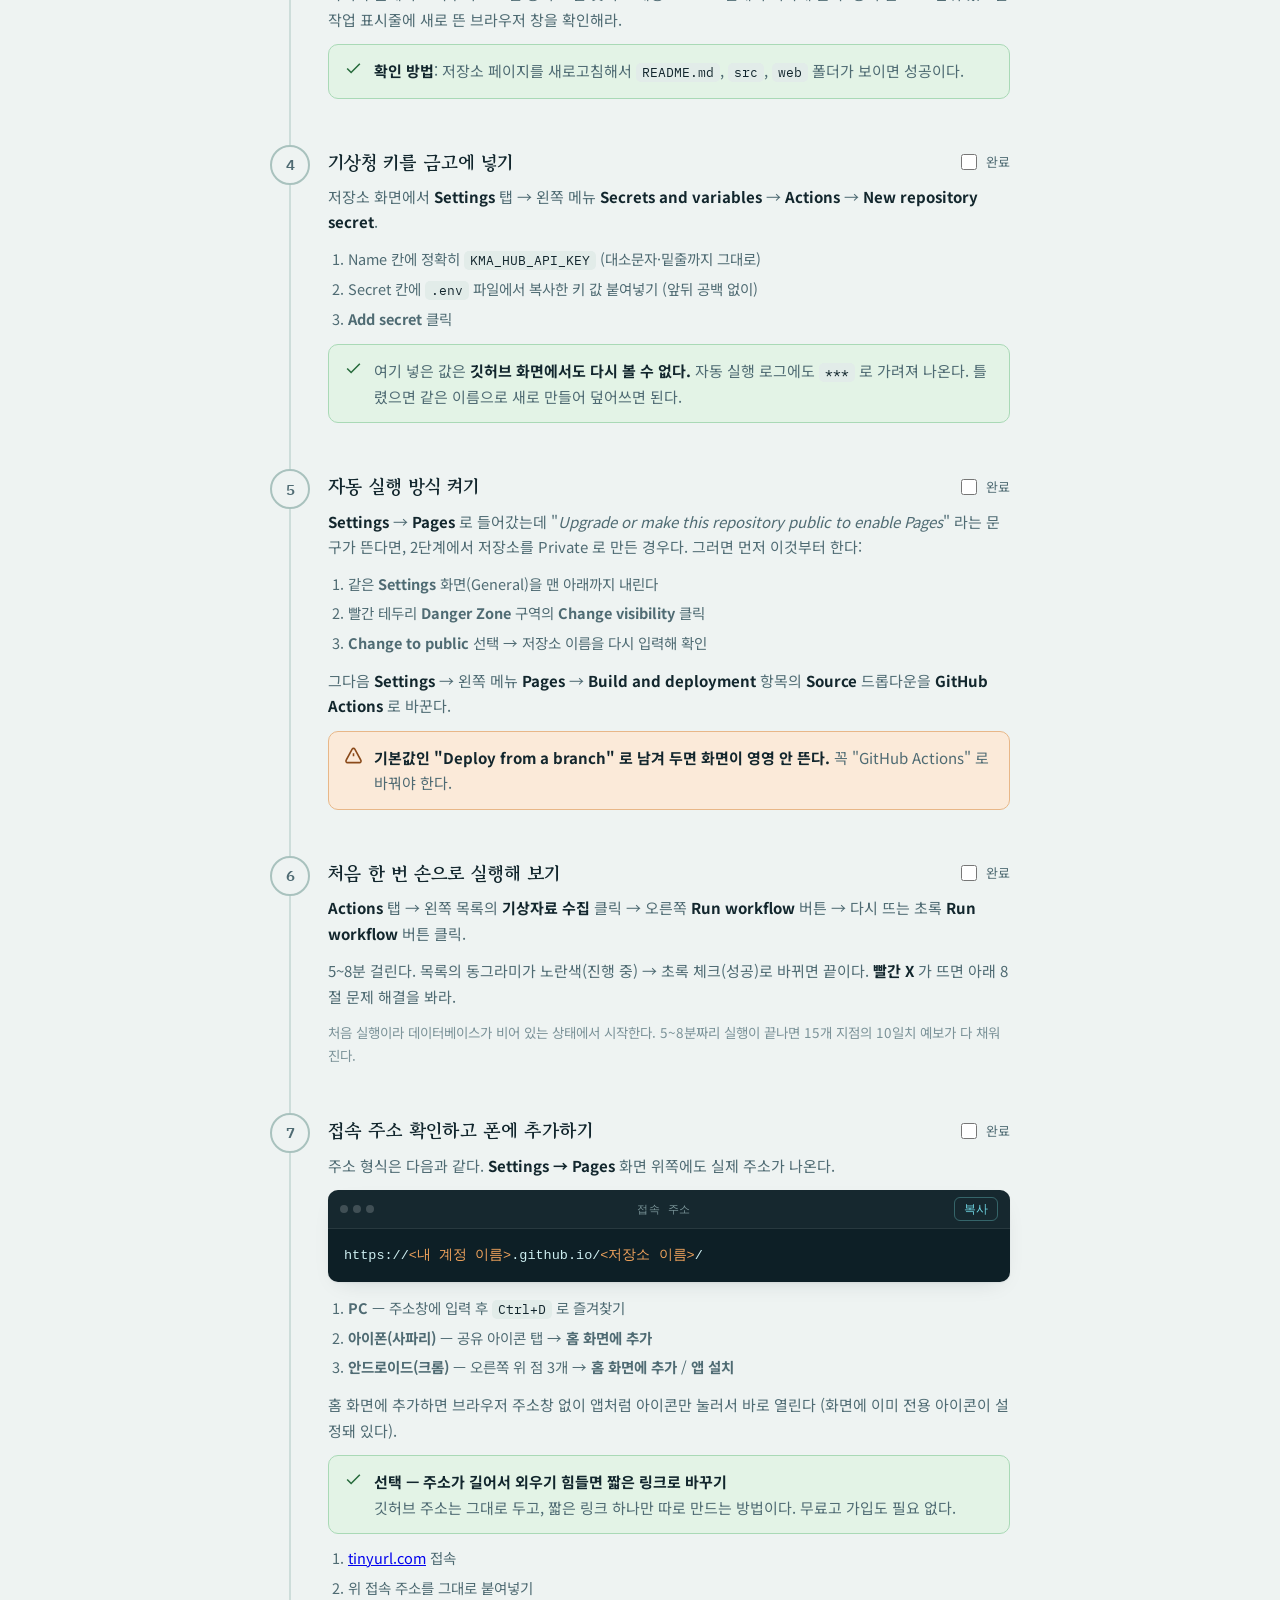
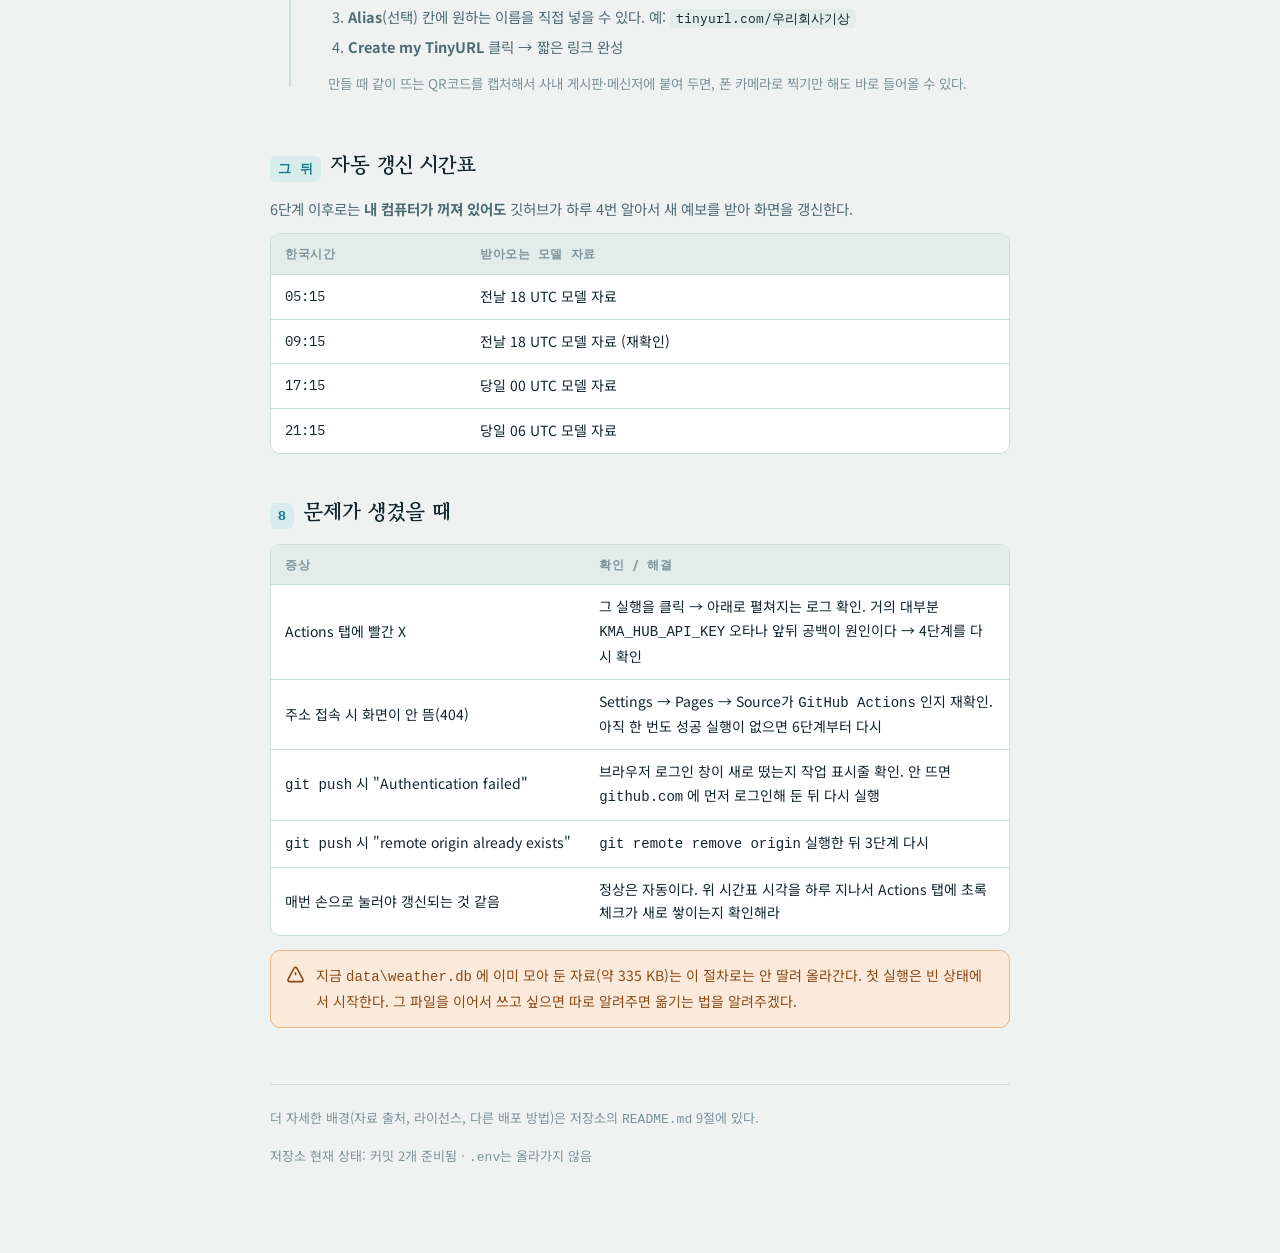
<file: 배포_설명서.html>
<!doctype html>
<html lang="ko">
<head>
<meta charset="utf-8">
<meta name="viewport" content="width=device-width, initial-scale=1">
<style>
  /* 브라우저 기본값 정리. 아래 각 문서의 <style> 이 이어서 덮어쓴다. */
  :root { color-scheme: light dark; }
  body { margin: 0; font: 14px system-ui, sans-serif; background: #fafafa; }
  img { max-width: 100%; }
  [hidden] { display: none !important; }
</style>
<title>웨더보드 배포 설명서</title>
</head>
<body>
<link rel="preconnect" href="https://fonts.gstatic.com" crossorigin>
<link rel="stylesheet" href="https://fonts.googleapis.com/css2?family=Gowun+Batang:wght@400;700&family=Noto+Sans+KR:wght@400;500;700;900&family=IBM+Plex+Mono:wght@400;500;600&display=swap">
<style>
  /* ===== 색 토큰 : 항로도의 바다·해도 느낌 ===== */
  :root{
    --bg:#eef3f2;
    --surface:#ffffff;
    --surface-2:#e2ece9;
    --ink:#12262d;
    --ink-soft:#4f6b73;
    --ink-faint:#7c9399;
    --accent:#157b8a;
    --accent-ink:#ffffff;
    --accent-soft:#d8ecec;
    --line:#cdddda;
    --line-strong:#a9c2be;
    --warn-bg:#fbead9;
    --warn-ink:#8a4a1a;
    --warn-border:#e8b788;
    --ok-bg:#e3f3e6;
    --ok-ink:#276a3c;
    --ok-border:#a9d9b6;
    --code-bg:#0d1f26;
    --code-ink:#cdeef0;
    --code-accent:#6fd6e4;
    --code-ph:#f0a35c;
    --shadow:0 1px 2px rgba(18,38,45,.06), 0 8px 24px -12px rgba(18,38,45,.18);
    --font-display:"Gowun Batang","Noto Serif KR",serif;
    --font-body:"Noto Sans KR","Apple SD Gothic Neo","Malgun Gothic",sans-serif;
    --font-mono:"IBM Plex Mono","D2Coding",Consolas,monospace;
  }
  @media (prefers-color-scheme: dark){
    :root:not([data-theme="light"]){
      --bg:#0b1a20;
      --surface:#10262e;
      --surface-2:#153039;
      --ink:#e7f1f0;
      --ink-soft:#9fbcc0;
      --ink-faint:#6f8d92;
      --accent:#5cd0e0;
      --accent-ink:#062126;
      --accent-soft:#153b41;
      --line:#22454e;
      --line-strong:#316069;
      --warn-bg:#3a2415;
      --warn-ink:#f0b787;
      --warn-border:#6b4322;
      --ok-bg:#153a26;
      --ok-ink:#8fd6a4;
      --ok-border:#2c6a45;
      --code-bg:#061218;
      --code-ink:#bdeef2;
      --code-accent:#7fe0ec;
      --code-ph:#ffb877;
      --shadow:0 1px 2px rgba(0,0,0,.4), 0 10px 28px -14px rgba(0,0,0,.6);
    }
  }
  :root[data-theme="dark"]{
    --bg:#0b1a20;
    --surface:#10262e;
    --surface-2:#153039;
    --ink:#e7f1f0;
    --ink-soft:#9fbcc0;
    --ink-faint:#6f8d92;
    --accent:#5cd0e0;
    --accent-ink:#062126;
    --accent-soft:#153b41;
    --line:#22454e;
    --line-strong:#316069;
    --warn-bg:#3a2415;
    --warn-ink:#f0b787;
    --warn-border:#6b4322;
    --ok-bg:#153a26;
    --ok-ink:#8fd6a4;
    --ok-border:#2c6a45;
    --code-bg:#061218;
    --code-ink:#bdeef2;
    --code-accent:#7fe0ec;
    --code-ph:#ffb877;
    --shadow:0 1px 2px rgba(0,0,0,.4), 0 10px 28px -14px rgba(0,0,0,.6);
  }

  *{ box-sizing:border-box; }
  body{
    margin:0;
    background:var(--bg);
    color:var(--ink);
    font-family:var(--font-body);
    font-size:16px;
    line-height:1.7;
    -webkit-font-smoothing:antialiased;
  }
  ::selection{ background:var(--accent-soft); color:var(--ink); }

  .wrap{ max-width:780px; margin:0 auto; padding:28px 20px 96px; }

  /* ===== 머리말 ===== */
  header.top{
    display:flex; flex-direction:column; gap:14px;
    padding-bottom:22px; margin-bottom:30px;
    border-bottom:1px solid var(--line);
  }
  .eyebrow{
    display:flex; align-items:center; gap:8px;
    font-family:var(--font-mono); font-size:12.5px; letter-spacing:.09em;
    color:var(--ink-faint); text-transform:uppercase;
  }
  .eyebrow svg{ width:16px; height:16px; flex:none; }
  h1{
    font-family:var(--font-display); font-weight:700;
    font-size:clamp(26px,5vw,34px); line-height:1.28; margin:0;
    text-wrap:balance; color:var(--ink);
  }
  .lede{ margin:0; color:var(--ink-soft); font-size:15px; max-width:62ch; }
  .top-meta{
    display:flex; flex-wrap:wrap; gap:10px; margin-top:4px;
  }
  .pill{
    display:inline-flex; align-items:center; gap:6px;
    background:var(--surface); border:1px solid var(--line);
    border-radius:999px; padding:6px 13px;
    font-size:13px; color:var(--ink-soft);
    box-shadow:var(--shadow);
  }
  .pill b{ color:var(--ink); font-weight:700; }
  #progressPill{ border-color:var(--accent); color:var(--accent); font-family:var(--font-mono); }
  #progressPill b{ color:var(--accent); }

  /* ===== 섹션 공통 ===== */
  section{ margin-bottom:40px; }
  h2{
    font-family:var(--font-display); font-weight:700;
    font-size:21px; margin:0 0 14px; color:var(--ink);
    display:flex; align-items:baseline; gap:9px;
  }
  h2 .h2-no{
    font-family:var(--font-mono); font-size:13px; color:var(--accent);
    background:var(--accent-soft); border-radius:6px; padding:2px 8px;
    letter-spacing:.03em;
  }
  p{ margin:0 0 12px; }
  .card{
    background:var(--surface); border:1px solid var(--line); border-radius:14px;
    padding:20px 22px; box-shadow:var(--shadow);
  }

  /* ===== 준비물 ===== */
  .prep-list{ list-style:none; margin:0; padding:0; display:grid; gap:10px; }
  .prep-list li{
    display:grid; grid-template-columns:22px 1fr; gap:10px;
    align-items:start; font-size:14.5px; color:var(--ink-soft);
  }
  .prep-list li b{ color:var(--ink); font-weight:700; }
  .prep-list svg{ width:18px; height:18px; margin-top:2px; color:var(--accent); flex:none; }

  /* ===== 항로형 단계 목록 ===== */
  .voyage-wrap{ position:relative; }
  .voyage-line, .voyage-line-fill{
    position:absolute; left:19px; top:20px; width:2px;
    border-radius:2px;
  }
  .voyage-line{ bottom:20px; background:var(--line); }
  .voyage-line-fill{ height:0px; background:var(--accent); transition:height .45s ease; z-index:1; }
  .voyage{
    list-style:none; margin:0; padding:0;
    display:flex; flex-direction:column; gap:34px;
    position:relative; z-index:2;
  }
  .step{ display:grid; grid-template-columns:40px 1fr; gap:18px; }
  .step-marker{
    width:40px; height:40px; border-radius:50%;
    background:var(--bg); border:2px solid var(--line-strong);
    display:flex; align-items:center; justify-content:center;
    font-family:var(--font-mono); font-weight:600; font-size:15px;
    color:var(--ink-soft); transition:.25s;
  }
  .step.done .step-marker{
    background:var(--accent); border-color:var(--accent); color:var(--accent-ink);
  }
  .step-body{ min-width:0; padding-top:2px; }
  .step-head{
    display:flex; align-items:center; justify-content:space-between; gap:12px;
    flex-wrap:wrap; margin-bottom:6px;
  }
  .step-head h3{
    font-family:var(--font-display); font-size:18.5px; font-weight:700;
    margin:0; color:var(--ink);
  }
  .step-tag{
    font-size:11.5px; font-family:var(--font-mono); color:var(--ink-faint);
    border:1px solid var(--line); border-radius:999px; padding:2px 9px;
  }
  .step-check{
    display:inline-flex; align-items:center; gap:6px; cursor:pointer;
    font-size:13px; color:var(--ink-soft); user-select:none; flex:none;
  }
  .step-check input{ width:16px; height:16px; accent-color:var(--accent); cursor:pointer; }
  .step p{ color:var(--ink-soft); font-size:15px; }
  .step p b{ color:var(--ink); font-weight:700; }
  .step ol.sub, .step ul.sub{
    margin:10px 0 12px; padding-left:20px; color:var(--ink-soft); font-size:14.5px;
  }
  .step ol.sub li, .step ul.sub li{ margin-bottom:5px; }
  .step code.inline{
    font-family:var(--font-mono); font-size:13px; background:var(--surface-2);
    padding:1px 6px; border-radius:5px; color:var(--ink);
  }

  /* ===== 터미널(명령어) 블록 ===== */
  .term{
    margin:12px 0 14px; border-radius:10px; overflow:hidden;
    background:var(--code-bg); box-shadow:var(--shadow);
  }
  .term-bar{
    display:flex; align-items:center; justify-content:space-between;
    padding:7px 12px; background:rgba(255,255,255,.04);
    border-bottom:1px solid rgba(255,255,255,.08);
  }
  .term-dots{ display:flex; gap:5px; }
  .term-dots span{ width:8px; height:8px; border-radius:50%; background:rgba(255,255,255,.18); }
  .term-label{
    font-family:var(--font-mono); font-size:11px; color:rgba(205,238,240,.55);
    letter-spacing:.04em;
  }
  .term-copy{
    font-family:var(--font-mono); font-size:11.5px; color:var(--code-accent);
    background:transparent; border:1px solid rgba(111,214,214,.35);
    border-radius:6px; padding:3px 9px; cursor:pointer; transition:.15s;
  }
  .term-copy:hover{ background:rgba(111,214,214,.12); }
  .term-copy.copied{ color:#8fe6b0; border-color:#8fe6b0; }
  .term pre{
    margin:0; padding:14px 16px; overflow-x:auto;
    font-family:var(--font-mono); font-size:13.5px; line-height:1.75;
    color:var(--code-ink);
  }
  .term code .ph{ color:var(--code-ph); font-style:normal; }
  .term code .cm{ color:rgba(205,238,240,.4); }

  /* ===== 콜아웃 ===== */
  .callout{
    display:flex; gap:11px; padding:13px 15px; border-radius:10px;
    font-size:14px; margin:12px 0; border:1px solid;
  }
  .callout svg{ width:19px; height:19px; flex:none; margin-top:1px; }
  .callout p{ margin:0; }
  .callout.warn{ background:var(--warn-bg); border-color:var(--warn-border); color:var(--warn-ink); }
  .callout.ok{ background:var(--ok-bg); border-color:var(--ok-border); color:var(--ok-ink); }
  .callout b{ font-weight:700; }

  /* ===== 표 ===== */
  .tblwrap{ overflow-x:auto; border-radius:10px; border:1px solid var(--line); }
  table{ width:100%; border-collapse:collapse; font-size:14px; background:var(--surface); }
  th,td{ text-align:left; padding:10px 14px; border-bottom:1px solid var(--line); white-space:nowrap; }
  th:last-child, td:last-child{ white-space:normal; }
  thead th{
    font-family:var(--font-mono); font-size:11.5px; letter-spacing:.05em;
    text-transform:uppercase; color:var(--ink-faint); background:var(--surface-2);
  }
  tbody tr:last-child td{ border-bottom:none; }
  td.num, th.num{ font-family:var(--font-mono); font-variant-numeric:tabular-nums; }

  footer{
    margin-top:56px; padding-top:22px; border-top:1px solid var(--line);
    font-size:13px; color:var(--ink-faint); display:flex; justify-content:space-between; gap:14px; flex-wrap:wrap;
  }

  @media (max-width:520px){
    .step{ grid-template-columns:32px 1fr; gap:12px; }
    .step-marker{ width:32px; height:32px; font-size:13px; }
    .voyage-line,.voyage-line-fill{ left:15px; }
    h1{ font-size:24px; }
  }
</style>

<div class="wrap">

  <header class="top">
    <div class="eyebrow">
      <svg viewBox="0 0 24 24" fill="none" stroke="currentColor" stroke-width="1.8"><path d="M3 17c1.5 1.2 3 1.2 4.5 0s3-1.2 4.5 0 3 1.2 4.5 0 3-1.2 4.5 0M5 13l1-8h4l2 8M14 13l1-6h3l1.5 6"/></svg>
      한중 바지선 웨더보드 · 배포 설명서
    </div>
    <h1>깃허브에 올리고, 폰·PC로 접속하는 법</h1>
    <p class="lede">
      아래 순서를 위에서부터 그대로 따라가면 된다. 한 단계가 끝나면 오른쪽
      <b>완료</b> 체크를 누르면 되고, 어디까지 했는지는 이 페이지가 기억해 둔다
      (브라우저를 닫았다 열어도 유지됨).
    </p>
    <div class="top-meta">
      <span class="pill" id="progressPill">완료 0 / 7</span>
      <span class="pill">예상 소요 시간 <b>약 30분</b></span>
      <span class="pill">저장소 위치 <b>F:\AI\Weather_gathering\claude-weather</b></span>
    </div>
  </header>

  <section id="prep">
    <h2><span class="h2-no">준비물</span></h2>
    <div class="card">
      <ul class="prep-list">
        <li>
          <svg viewBox="0 0 24 24" fill="none" stroke="currentColor" stroke-width="2"><path d="M20 6L9 17l-5-5"/></svg>
          <span><b>깃허브(GitHub) 계정</b> — 없어도 된다, 1단계에서 같이 만든다.</span>
        </li>
        <li>
          <svg viewBox="0 0 24 24" fill="none" stroke="currentColor" stroke-width="2"><path d="M20 6L9 17l-5-5"/></svg>
          <span><b>기상청 API 키</b> — <code class="inline">claude-weather\.env</code> 파일을 메모장으로 열면
          <code class="inline">KMA_HUB_API_KEY=…</code> 줄에 있다. <code class="inline">=</code> 뒤의 글자만 쓴다.</span>
        </li>
        <li>
          <svg viewBox="0 0 24 24" fill="none" stroke="currentColor" stroke-width="2"><path d="M20 6L9 17l-5-5"/></svg>
          <span><b>인터넷 되는 컴퓨터</b> — 지금 이 화면을 보고 있는 컴퓨터면 된다.</span>
        </li>
      </ul>
      <div class="callout warn" style="margin-top:14px">
        <svg viewBox="0 0 24 24" fill="none" stroke="currentColor" stroke-width="2"><path d="M12 9v4M12 17h.01M10.3 3.9L2.7 18a2 2 0 001.7 3h15.2a2 2 0 001.7-3L13.7 3.9a2 2 0 00-3.4 0z"/></svg>
        <p><b>이 키는 이 설명서 어디에도 다시 적지 않는다.</b> 4단계에서 딱 한 번,
        깃허브의 비공개 금고(Secrets)에만 붙여넣는다. 그 값을 코드나 채팅창,
        메모 파일에는 절대 남기지 않는다.</p>
      </div>
    </div>
  </section>

  <section id="steps">
    <h2><span class="h2-no">순서</span> 7단계</h2>

    <div class="voyage-wrap">
      <div class="voyage-line" id="voyageLine"></div>
      <div class="voyage-line-fill" id="voyageLineFill"></div>

      <ol class="voyage">

        <li class="step" data-step="1">
          <div class="step-marker"><span>1</span></div>
          <div class="step-body">
            <div class="step-head">
              <h3>깃허브 계정 만들기</h3>
              <span class="step-tag">계정 있으면 건너뛰기</span>
              <label class="step-check"><input type="checkbox" data-step-id="1"><span>완료</span></label>
            </div>
            <p><a href="https://github.com" target="_blank" rel="noopener">github.com</a> 접속 →
            오른쪽 위 <b>Sign up</b> → 이메일·비밀번호·아이디 입력 → 이메일로 온 인증 코드 입력.
            이 계정이 앞으로 우리 프로그램을 보관하고 자동으로 돌리는 창고 계정이 된다.</p>
          </div>
        </li>

        <li class="step" data-step="2">
          <div class="step-marker"><span>2</span></div>
          <div class="step-body">
            <div class="step-head">
              <h3>저장소(창고) 만들기</h3>
              <label class="step-check"><input type="checkbox" data-step-id="2"><span>완료</span></label>
            </div>
            <p>로그인 후 오른쪽 위 <b>+</b> 버튼 → <b>New repository</b>.</p>
            <ol class="sub">
              <li>Repository name: 아무 이름이나 괜찮다. 예 <code class="inline">weather-board</code></li>
              <li><b>Public</b> 선택 — 아래 콜아웃 참고.</li>
              <li>다른 옵션은 그대로 두고 <b>Create repository</b> 클릭.</li>
            </ol>
            <div class="callout warn">
              <svg viewBox="0 0 24 24" fill="none" stroke="currentColor" stroke-width="2"><path d="M12 9v4M12 17h.01M10.3 3.9L2.7 18a2 2 0 001.7 3h15.2a2 2 0 001.7-3L13.7 3.9a2 2 0 00-3.4 0z"/></svg>
              <p><b>왜 Public 인가</b> — 깃허브 무료 플랜은 <b>비공개 저장소에서 Pages(웹 화면 켜기)
              기능 자체를 못 쓴다.</b> Private 로 만들면 5단계에서 막힌다.
              Public 으로 하면 소스 코드·설정 파일·항로 좌표(영성·CSME 경유지)까지
              인터넷에서 누구나 볼 수 있게 된다. 기상 데이터 자체는 원래 출처를 밝히고
              쓰는 공개 자료라 상관없고, 보는 사람도 사내 몇 명뿐이라 이 프로젝트는
              이 정도 노출을 감수하기로 했다. <b>API 키(.env)와 데이터베이스는
              애초에 저장소에 올라가지 않으니 이걸로 새로 새는 건 없다.</b>
              항로 좌표까지 가리고 싶으면 월 $4 짜리 GitHub Pro 또는
              무료인 Cloudflare Pages 로 대신 갈 수 있다 (README 9절).</p>
            </div>
            <p>초록 버튼과 명령어가 잔뜩 적힌 안내 화면이 뜨는데, <b>그대로 두고 다음 단계로 넘어간다.</b>
            거기 적힌 명령어는 안 써도 된다 — 이미 우리 프로젝트에 파일이 다 있기 때문이다.</p>
          </div>
        </li>

        <li class="step" data-step="3">
          <div class="step-marker"><span>3</span></div>
          <div class="step-body">
            <div class="step-head">
              <h3>내 컴퓨터 파일을 저장소로 올리기</h3>
              <label class="step-check"><input type="checkbox" data-step-id="3"><span>완료</span></label>
            </div>
            <p>시작 메뉴에서 <code class="inline">cmd</code> 검색 → <b>명령 프롬프트</b> 실행.
            아래 세 줄을 <b>한 줄씩</b> 붙여넣고 Enter.
            <span class="ph" style="color:var(--code-ph)">&lt;내 계정 이름&gt;</span>과
            <span class="ph" style="color:var(--code-ph)">&lt;저장소 이름&gt;</span>은
            2단계에서 정한 실제 값으로 바꿔 넣는다.</p>

            <div class="term">
              <div class="term-bar">
                <span class="term-dots"><span></span><span></span><span></span></span>
                <span class="term-label">명령 프롬프트</span>
                <button class="term-copy" type="button">복사</button>
              </div>
              <pre><code>cd F:\AI\Weather_gathering\claude-weather
git remote add origin https://github.com/<span class="ph">&lt;내 계정 이름&gt;</span>/<span class="ph">&lt;저장소 이름&gt;</span>.git
git push -u origin main</code></pre>
            </div>

            <p>마지막 줄에서 브라우저 로그인 창이 뜨면 깃허브 계정으로 로그인해서 허가해 준다.
            창이 안 뜨고 멈춰 있으면 작업 표시줄에 새로 뜬 브라우저 창을 확인해라.</p>
            <div class="callout ok">
              <svg viewBox="0 0 24 24" fill="none" stroke="currentColor" stroke-width="2"><path d="M20 6L9 17l-5-5"/></svg>
              <p><b>확인 방법</b>: 저장소 페이지를 새로고침해서 <code class="inline">README.md</code>,
              <code class="inline">src</code>, <code class="inline">web</code> 폴더가 보이면 성공이다.</p>
            </div>
          </div>
        </li>

        <li class="step" data-step="4">
          <div class="step-marker"><span>4</span></div>
          <div class="step-body">
            <div class="step-head">
              <h3>기상청 키를 금고에 넣기</h3>
              <label class="step-check"><input type="checkbox" data-step-id="4"><span>완료</span></label>
            </div>
            <p>저장소 화면에서 <b>Settings</b> 탭 → 왼쪽 메뉴 <b>Secrets and variables</b> →
            <b>Actions</b> → <b>New repository secret</b>.</p>
            <ol class="sub">
              <li>Name 칸에 정확히 <code class="inline">KMA_HUB_API_KEY</code> (대소문자·밑줄까지 그대로)</li>
              <li>Secret 칸에 <code class="inline">.env</code> 파일에서 복사한 키 값 붙여넣기 (앞뒤 공백 없이)</li>
              <li><b>Add secret</b> 클릭</li>
            </ol>
            <div class="callout ok">
              <svg viewBox="0 0 24 24" fill="none" stroke="currentColor" stroke-width="2"><path d="M20 6L9 17l-5-5"/></svg>
              <p>여기 넣은 값은 <b>깃허브 화면에서도 다시 볼 수 없다.</b> 자동 실행 로그에도
              <code class="inline">***</code> 로 가려져 나온다. 틀렸으면 같은 이름으로 새로 만들어 덮어쓰면 된다.</p>
            </div>
          </div>
        </li>

        <li class="step" data-step="5">
          <div class="step-marker"><span>5</span></div>
          <div class="step-body">
            <div class="step-head">
              <h3>자동 실행 방식 켜기</h3>
              <label class="step-check"><input type="checkbox" data-step-id="5"><span>완료</span></label>
            </div>
            <p><b>Settings</b> → <b>Pages</b> 로 들어갔는데
            "<i>Upgrade or make this repository public to enable Pages</i>" 라는
            문구가 뜬다면, 2단계에서 저장소를 Private 로 만든 경우다.
            그러면 먼저 이것부터 한다:</p>
            <ol class="sub">
              <li>같은 <b>Settings</b> 화면(General)을 맨 아래까지 내린다</li>
              <li>빨간 테두리 <b>Danger Zone</b> 구역의 <b>Change visibility</b> 클릭</li>
              <li><b>Change to public</b> 선택 → 저장소 이름을 다시 입력해 확인</li>
            </ol>
            <p>그다음 <b>Settings</b> → 왼쪽 메뉴 <b>Pages</b> → <b>Build and deployment</b> 항목의
            <b>Source</b> 드롭다운을 <b>GitHub Actions</b> 로 바꾼다.</p>
            <div class="callout warn">
              <svg viewBox="0 0 24 24" fill="none" stroke="currentColor" stroke-width="2"><path d="M12 9v4M12 17h.01M10.3 3.9L2.7 18a2 2 0 001.7 3h15.2a2 2 0 001.7-3L13.7 3.9a2 2 0 00-3.4 0z"/></svg>
              <p><b>기본값인 "Deploy from a branch" 로 남겨 두면 화면이 영영 안 뜬다.</b>
              꼭 "GitHub Actions" 로 바꿔야 한다.</p>
            </div>
          </div>
        </li>

        <li class="step" data-step="6">
          <div class="step-marker"><span>6</span></div>
          <div class="step-body">
            <div class="step-head">
              <h3>처음 한 번 손으로 실행해 보기</h3>
              <label class="step-check"><input type="checkbox" data-step-id="6"><span>완료</span></label>
            </div>
            <p><b>Actions</b> 탭 → 왼쪽 목록의 <b>기상자료 수집</b> 클릭 →
            오른쪽 <b>Run workflow</b> 버튼 → 다시 뜨는 초록 <b>Run workflow</b> 버튼 클릭.</p>
            <p>5~8분 걸린다. 목록의 동그라미가 노란색(진행 중) → 초록 체크(성공)로
            바뀌면 끝이다. <b>빨간 X</b> 가 뜨면 아래 8절 문제 해결을 봐라.</p>
            <p style="font-size:13.5px;color:var(--ink-faint)">
            처음 실행이라 데이터베이스가 비어 있는 상태에서 시작한다.
            5~8분짜리 실행이 끝나면 15개 지점의 10일치 예보가 다 채워진다.</p>
          </div>
        </li>

        <li class="step" data-step="7">
          <div class="step-marker"><span>7</span></div>
          <div class="step-body">
            <div class="step-head">
              <h3>접속 주소 확인하고 폰에 추가하기</h3>
              <label class="step-check"><input type="checkbox" data-step-id="7"><span>완료</span></label>
            </div>
            <p>주소 형식은 다음과 같다. <b>Settings → Pages</b> 화면 위쪽에도 실제 주소가 나온다.</p>
            <div class="term">
              <div class="term-bar">
                <span class="term-dots"><span></span><span></span><span></span></span>
                <span class="term-label">접속 주소</span>
                <button class="term-copy" type="button">복사</button>
              </div>
              <pre><code>https://<span class="ph">&lt;내 계정 이름&gt;</span>.github.io/<span class="ph">&lt;저장소 이름&gt;</span>/</code></pre>
            </div>
            <ol class="sub">
              <li><b>PC</b> — 주소창에 입력 후 <code class="inline">Ctrl+D</code> 로 즐겨찾기</li>
              <li><b>아이폰(사파리)</b> — 공유 아이콘 탭 → <b>홈 화면에 추가</b></li>
              <li><b>안드로이드(크롬)</b> — 오른쪽 위 점 3개 → <b>홈 화면에 추가</b> / <b>앱 설치</b></li>
            </ol>
            <p>홈 화면에 추가하면 브라우저 주소창 없이 앱처럼 아이콘만 눌러서 바로 열린다
            (화면에 이미 전용 아이콘이 설정돼 있다).</p>

            <div class="callout ok">
              <svg viewBox="0 0 24 24" fill="none" stroke="currentColor" stroke-width="2"><path d="M20 6L9 17l-5-5"/></svg>
              <p><b>선택 — 주소가 길어서 외우기 힘들면 짧은 링크로 바꾸기</b><br>
              깃허브 주소는 그대로 두고, 짧은 링크 하나만 따로 만드는 방법이다.
              무료고 가입도 필요 없다.</p>
            </div>
            <ol class="sub">
              <li><a href="https://tinyurl.com" target="_blank" rel="noopener">tinyurl.com</a> 접속</li>
              <li>위 접속 주소를 그대로 붙여넣기</li>
              <li><b>Alias</b>(선택) 칸에 원하는 이름을 직접 넣을 수 있다. 예:
                <code class="inline">tinyurl.com/우리회사기상</code></li>
              <li><b>Create my TinyURL</b> 클릭 → 짧은 링크 완성</li>
            </ol>
            <p style="font-size:13.5px;color:var(--ink-faint)">
            만들 때 같이 뜨는 QR코드를 캡처해서 사내 게시판·메신저에 붙여 두면,
            폰 카메라로 찍기만 해도 바로 들어올 수 있다.</p>
          </div>
        </li>

      </ol>
    </div>
  </section>

  <section id="schedule">
    <h2><span class="h2-no">그 뒤</span> 자동 갱신 시간표</h2>
    <p style="color:var(--ink-soft);font-size:14.5px">
      6단계 이후로는 <b>내 컴퓨터가 꺼져 있어도</b> 깃허브가 하루 4번 알아서 새 예보를 받아 화면을 갱신한다.</p>
    <div class="tblwrap">
      <table>
        <thead><tr><th>한국시간</th><th>받아오는 모델 자료</th></tr></thead>
        <tbody>
          <tr><td class="num">05:15</td><td>전날 18 UTC 모델 자료</td></tr>
          <tr><td class="num">09:15</td><td>전날 18 UTC 모델 자료 (재확인)</td></tr>
          <tr><td class="num">17:15</td><td>당일 00 UTC 모델 자료</td></tr>
          <tr><td class="num">21:15</td><td>당일 06 UTC 모델 자료</td></tr>
        </tbody>
      </table>
    </div>
  </section>

  <section id="trouble">
    <h2><span class="h2-no">8</span> 문제가 생겼을 때</h2>
    <div class="tblwrap">
      <table>
        <thead><tr><th>증상</th><th>확인 / 해결</th></tr></thead>
        <tbody>
          <tr><td>Actions 탭에 빨간 X</td><td>그 실행을 클릭 → 아래로 펼쳐지는 로그 확인. 거의 대부분
          <code class="inline">KMA_HUB_API_KEY</code> 오타나 앞뒤 공백이 원인이다 → 4단계를 다시 확인</td></tr>
          <tr><td>주소 접속 시 화면이 안 뜸(404)</td><td>Settings → Pages → Source가 <code class="inline">GitHub Actions</code>
          인지 재확인. 아직 한 번도 성공 실행이 없으면 6단계부터 다시</td></tr>
          <tr><td><code class="inline">git push</code> 시 "Authentication failed"</td><td>브라우저 로그인 창이 새로 떴는지 작업 표시줄 확인.
          안 뜨면 <code class="inline">github.com</code> 에 먼저 로그인해 둔 뒤 다시 실행</td></tr>
          <tr><td><code class="inline">git push</code> 시 "remote origin already exists"</td><td>
          <code class="inline">git remote remove origin</code> 실행한 뒤 3단계 다시</td></tr>
          <tr><td>매번 손으로 눌러야 갱신되는 것 같음</td><td>정상은 자동이다. 위 시간표 시각을 하루 지나서
          Actions 탭에 초록 체크가 새로 쌓이는지 확인해라</td></tr>
        </tbody>
      </table>
    </div>
    <div class="callout warn" style="margin-top:14px">
      <svg viewBox="0 0 24 24" fill="none" stroke="currentColor" stroke-width="2"><path d="M12 9v4M12 17h.01M10.3 3.9L2.7 18a2 2 0 001.7 3h15.2a2 2 0 001.7-3L13.7 3.9a2 2 0 00-3.4 0z"/></svg>
      <p>지금 <code class="inline">data\weather.db</code> 에 이미 모아 둔 자료(약 335 KB)는
      이 절차로는 안 딸려 올라간다. 첫 실행은 빈 상태에서 시작한다.
      그 파일을 이어서 쓰고 싶으면 따로 알려주면 옮기는 법을 알려주겠다.</p>
    </div>
  </section>

  <footer>
    <span>더 자세한 배경(자료 출처, 라이선스, 다른 배포 방법)은 저장소의
    <code class="inline">README.md</code> 9절에 있다.</span>
    <span>저장소 현재 상태: 커밋 2개 준비됨 · <code class="inline">.env</code>는 올라가지 않음</span>
  </footer>

</div>

<script>
(function(){
  var STORAGE_KEY = "weatherboard-deploy-guide-v1";

  function loadState(){
    try { return JSON.parse(localStorage.getItem(STORAGE_KEY)) || {}; }
    catch(e){ return {}; }
  }
  function saveState(state){
    try { localStorage.setItem(STORAGE_KEY, JSON.stringify(state)); }
    catch(e){ /* 개인정보 보호 모드 등에서는 그냥 저장 안 됨 - 무시 */ }
  }

  function updateProgress(){
    var boxes = document.querySelectorAll(".step-check input[type=checkbox]");
    var total = boxes.length, done = 0;
    boxes.forEach(function(b){
      var step = b.closest(".step");
      if (step) step.classList.toggle("done", b.checked);
      if (b.checked) done++;
    });
    var pill = document.getElementById("progressPill");
    if (pill) pill.textContent = "완료 " + done + " / " + total;

    var line = document.getElementById("voyageLine");
    var fill = document.getElementById("voyageLineFill");
    if (line && fill) {
      var h = line.offsetHeight;
      fill.style.height = (total ? Math.round(h * done / total) : 0) + "px";
    }
  }

  function initSteps(){
    var state = loadState();
    document.querySelectorAll(".step-check input[type=checkbox]").forEach(function(cb){
      var id = cb.getAttribute("data-step-id");
      if (state[id]) cb.checked = true;
      cb.addEventListener("change", function(){
        var s = loadState();
        s[id] = cb.checked;
        saveState(s);
        updateProgress();
      });
    });
    updateProgress();
  }

  function bindCopy(){
    document.querySelectorAll(".term").forEach(function(term){
      var btn = term.querySelector(".term-copy");
      var code = term.querySelector("code");
      if (!btn || !code) return;
      btn.addEventListener("click", function(){
        var text = code.textContent;
        function done(){
          var old = btn.textContent;
          btn.textContent = "복사됨";
          btn.classList.add("copied");
          setTimeout(function(){ btn.textContent = old; btn.classList.remove("copied"); }, 1400);
        }
        function fallback(){
          try {
            var ta = document.createElement("textarea");
            ta.value = text;
            ta.style.position = "fixed";
            ta.style.opacity = "0";
            document.body.appendChild(ta);
            ta.select();
            document.execCommand("copy");
            document.body.removeChild(ta);
            done();
          } catch (e2) { /* 복사 실패 시 조용히 무시 - 사용자가 직접 긁으면 됨 */ }
        }
        try {
          if (navigator.clipboard && navigator.clipboard.writeText) {
            navigator.clipboard.writeText(text).then(done, fallback);
          } else {
            fallback();
          }
        } catch (e) { fallback(); }
      });
    });
  }

  function debounce(fn, ms){
    var t;
    return function(){
      clearTimeout(t);
      var args = arguments, ctx = this;
      t = setTimeout(function(){ fn.apply(ctx, args); }, ms);
    };
  }

  window.addEventListener("DOMContentLoaded", function(){
    initSteps();
    bindCopy();
    window.addEventListener("resize", debounce(updateProgress, 150));
    if (document.fonts && document.fonts.ready) {
      document.fonts.ready.then(updateProgress);
    }
  });
})();
</script>

</body>
</html>
</file>
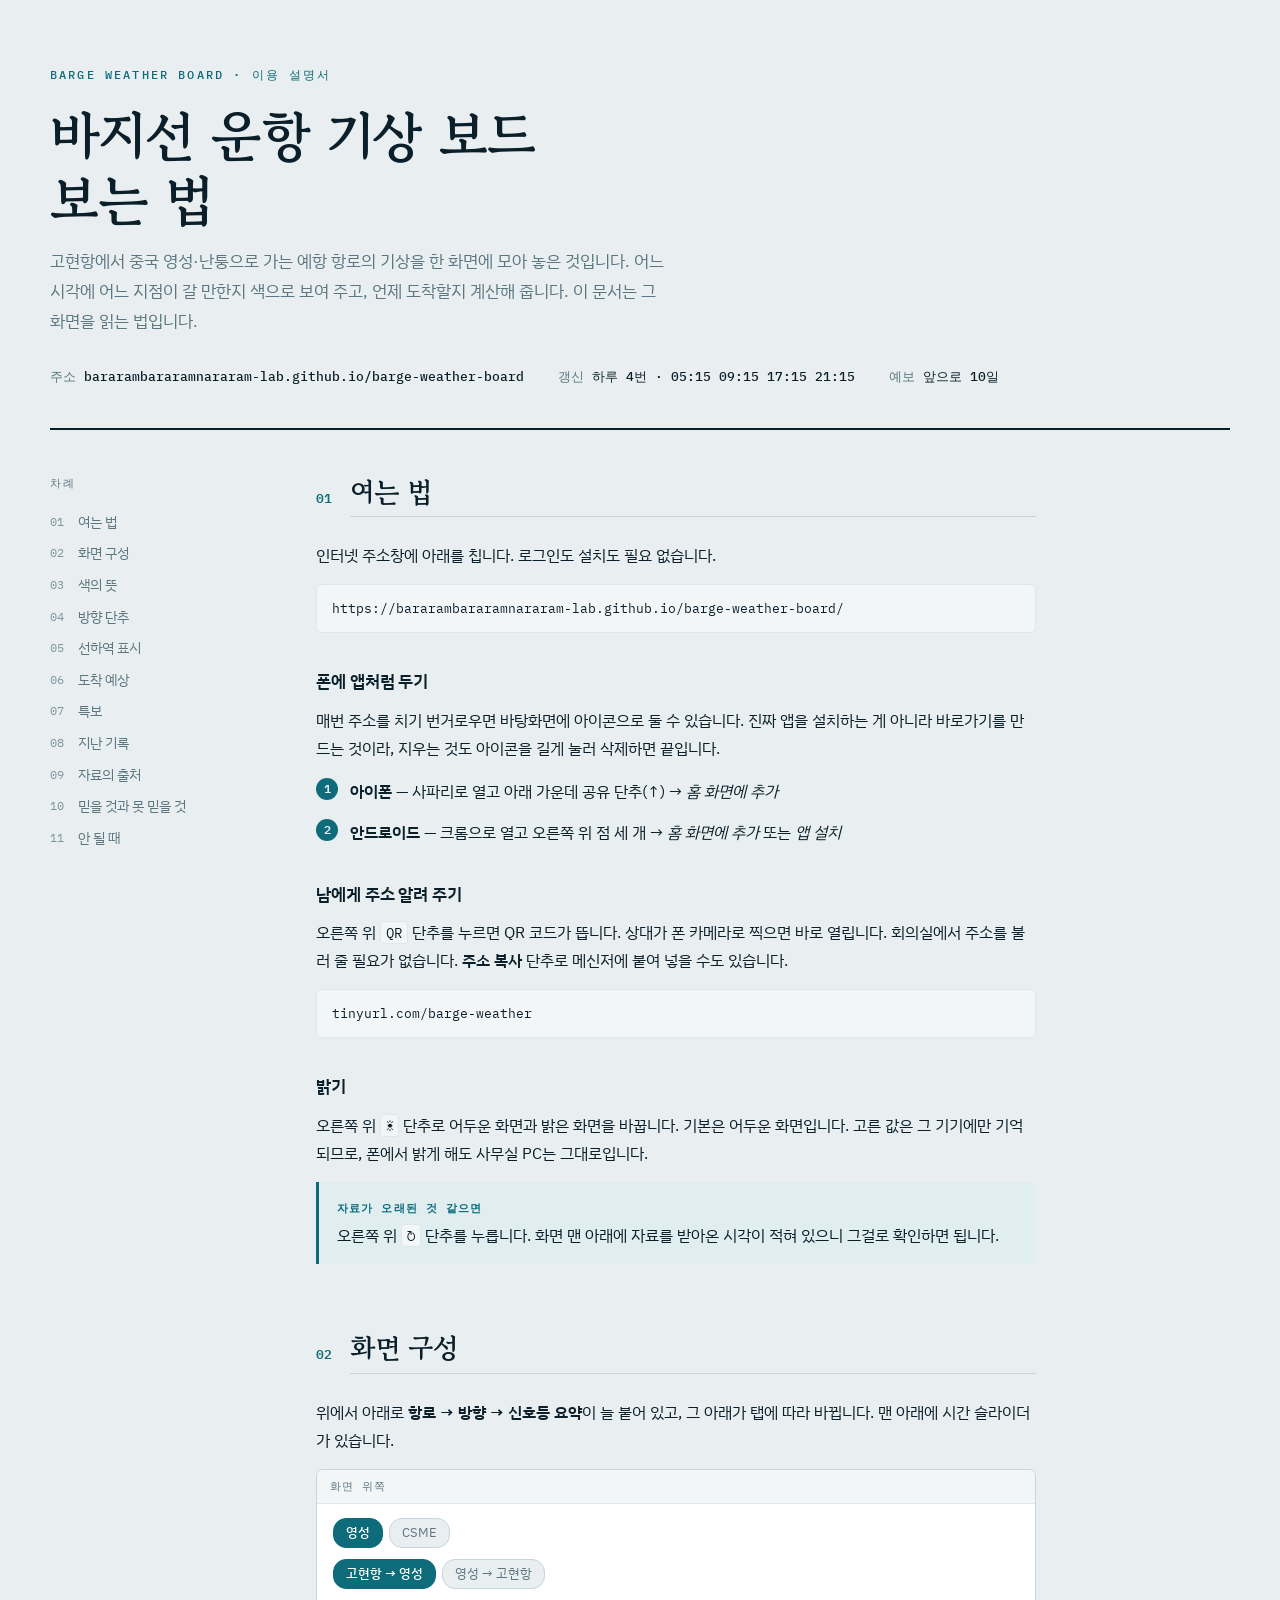
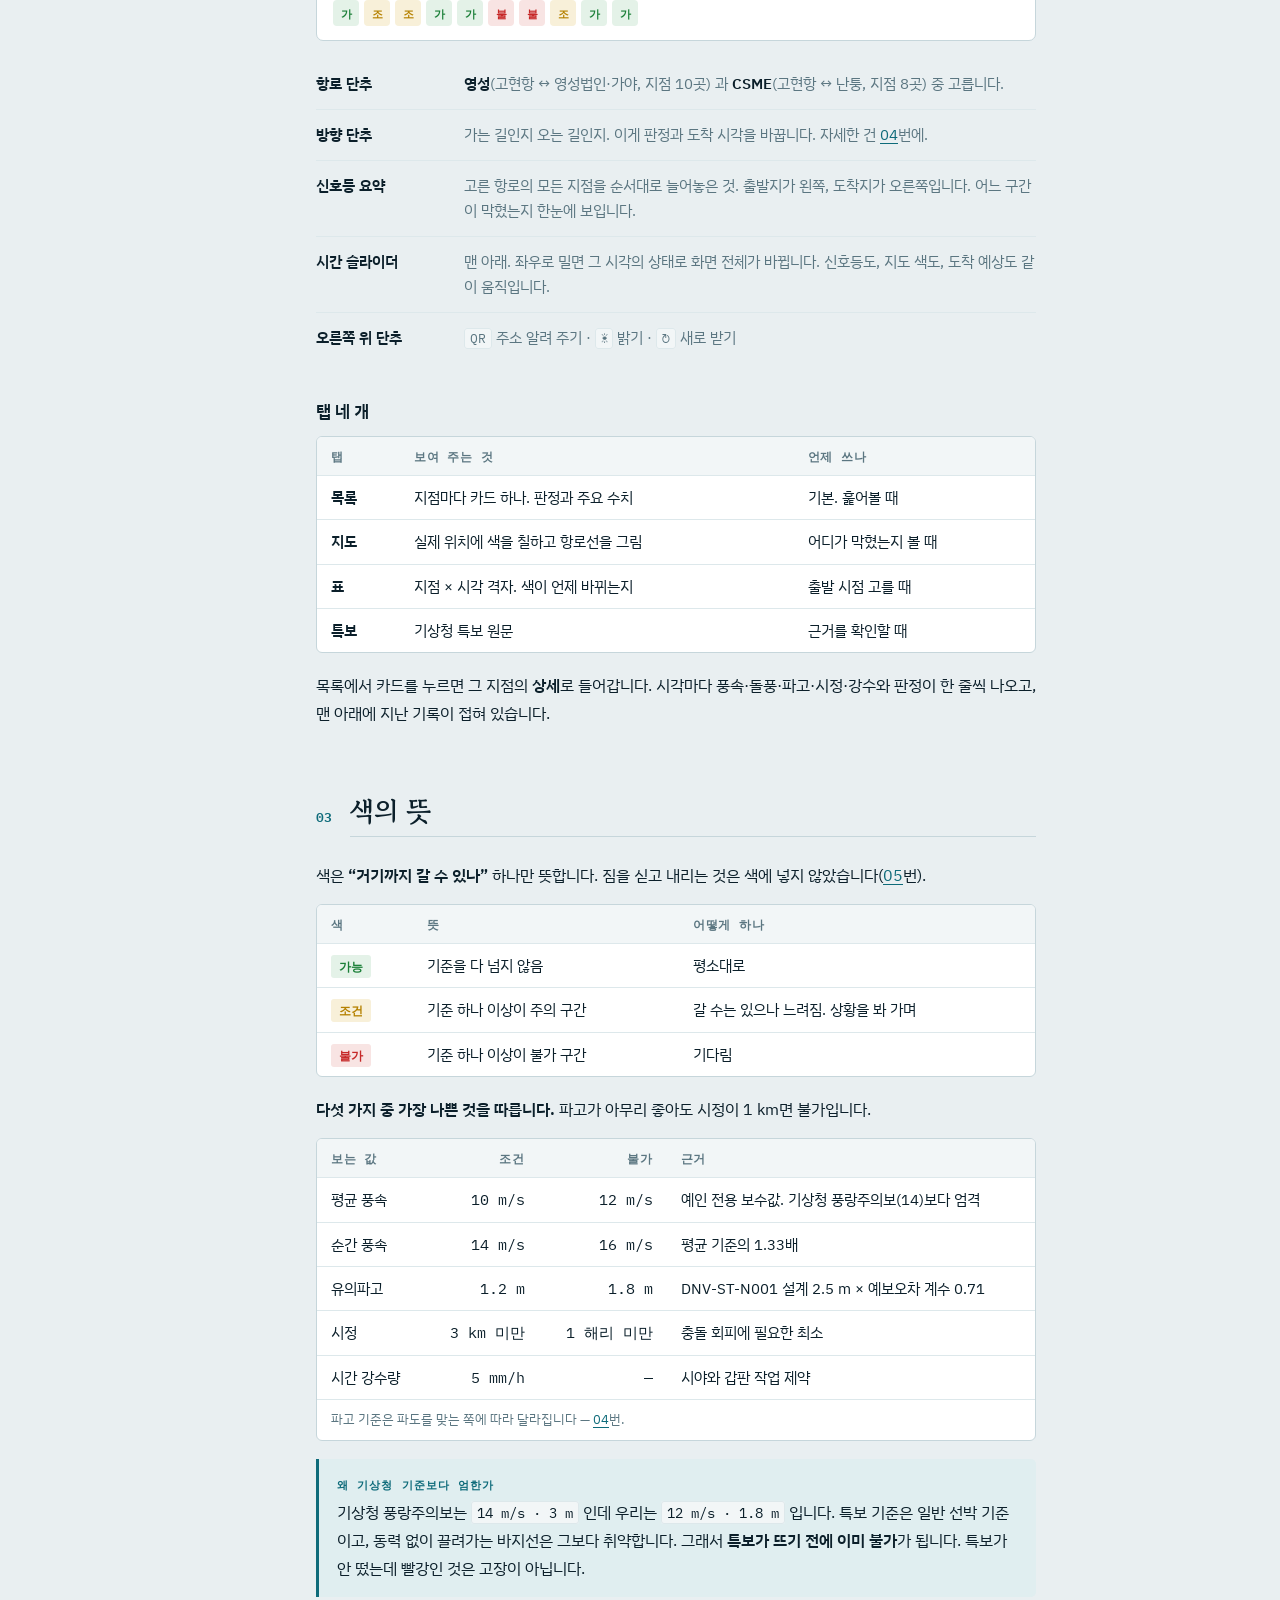
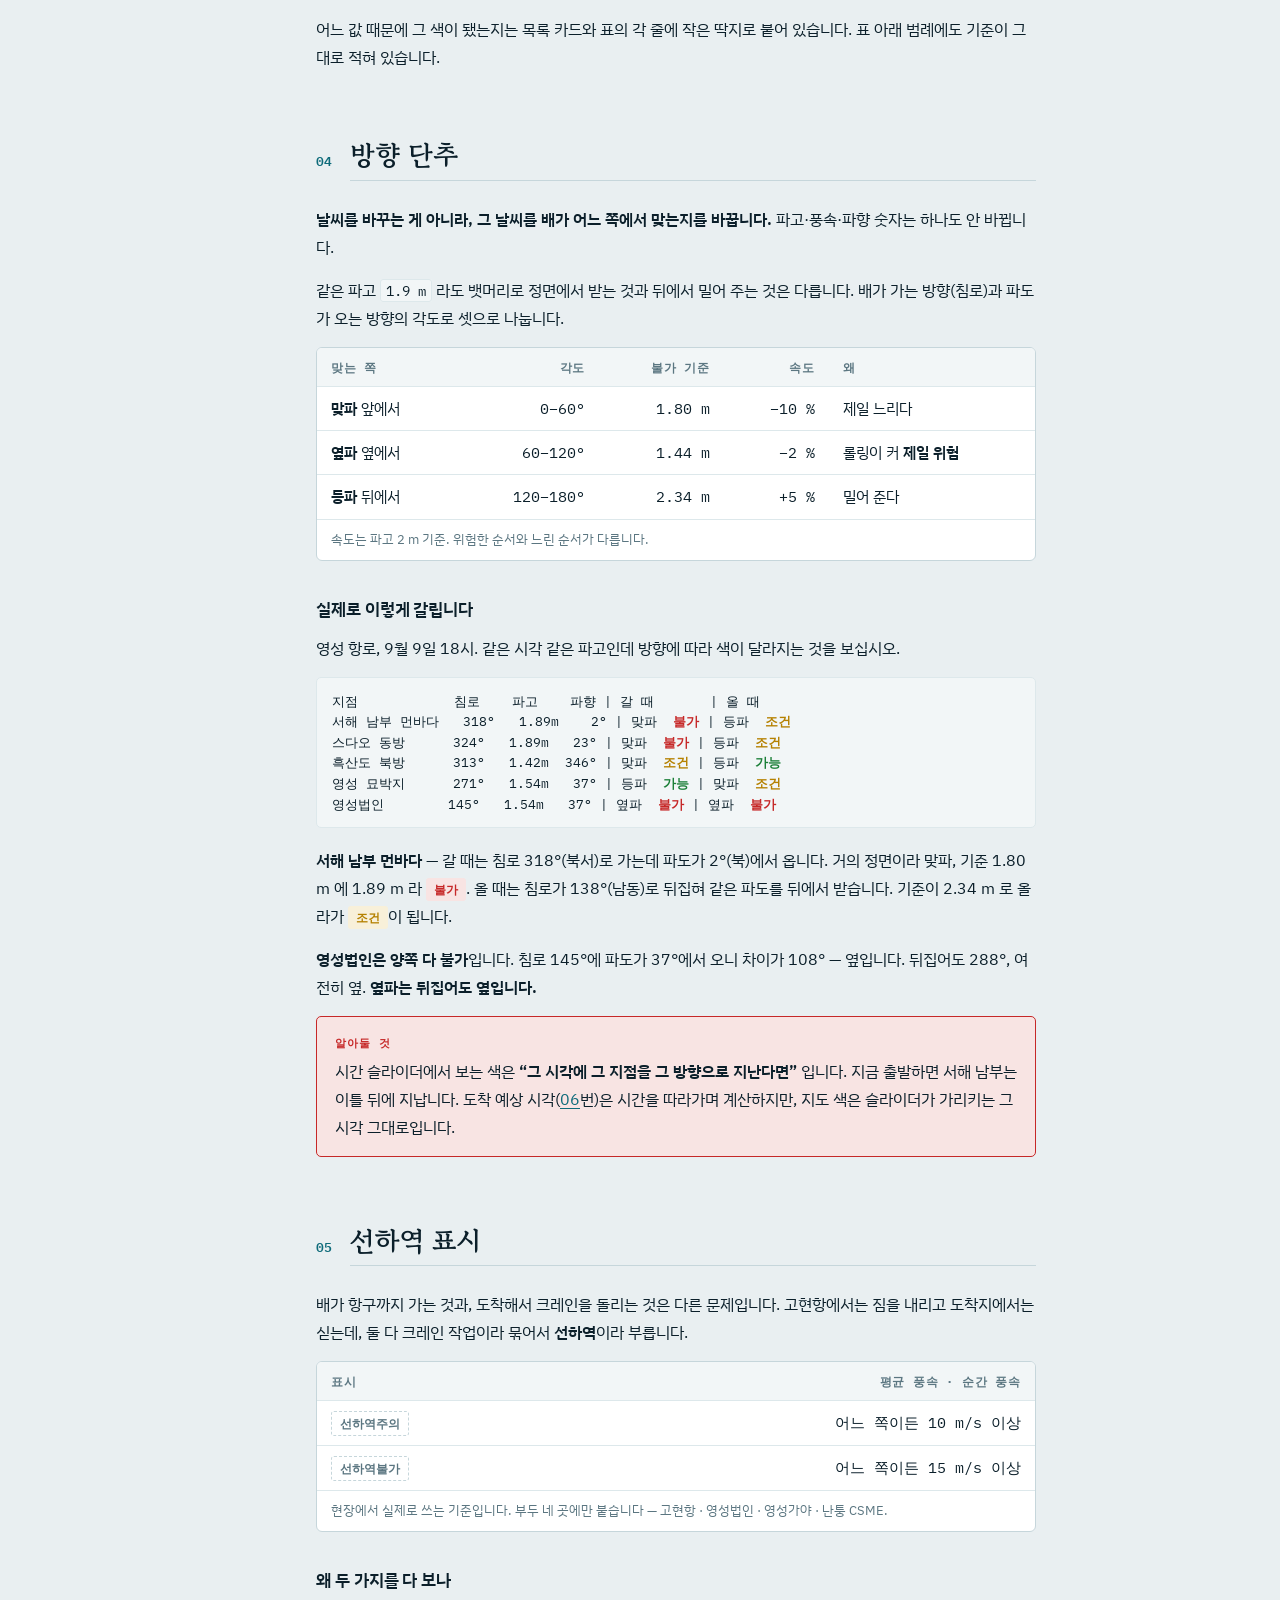
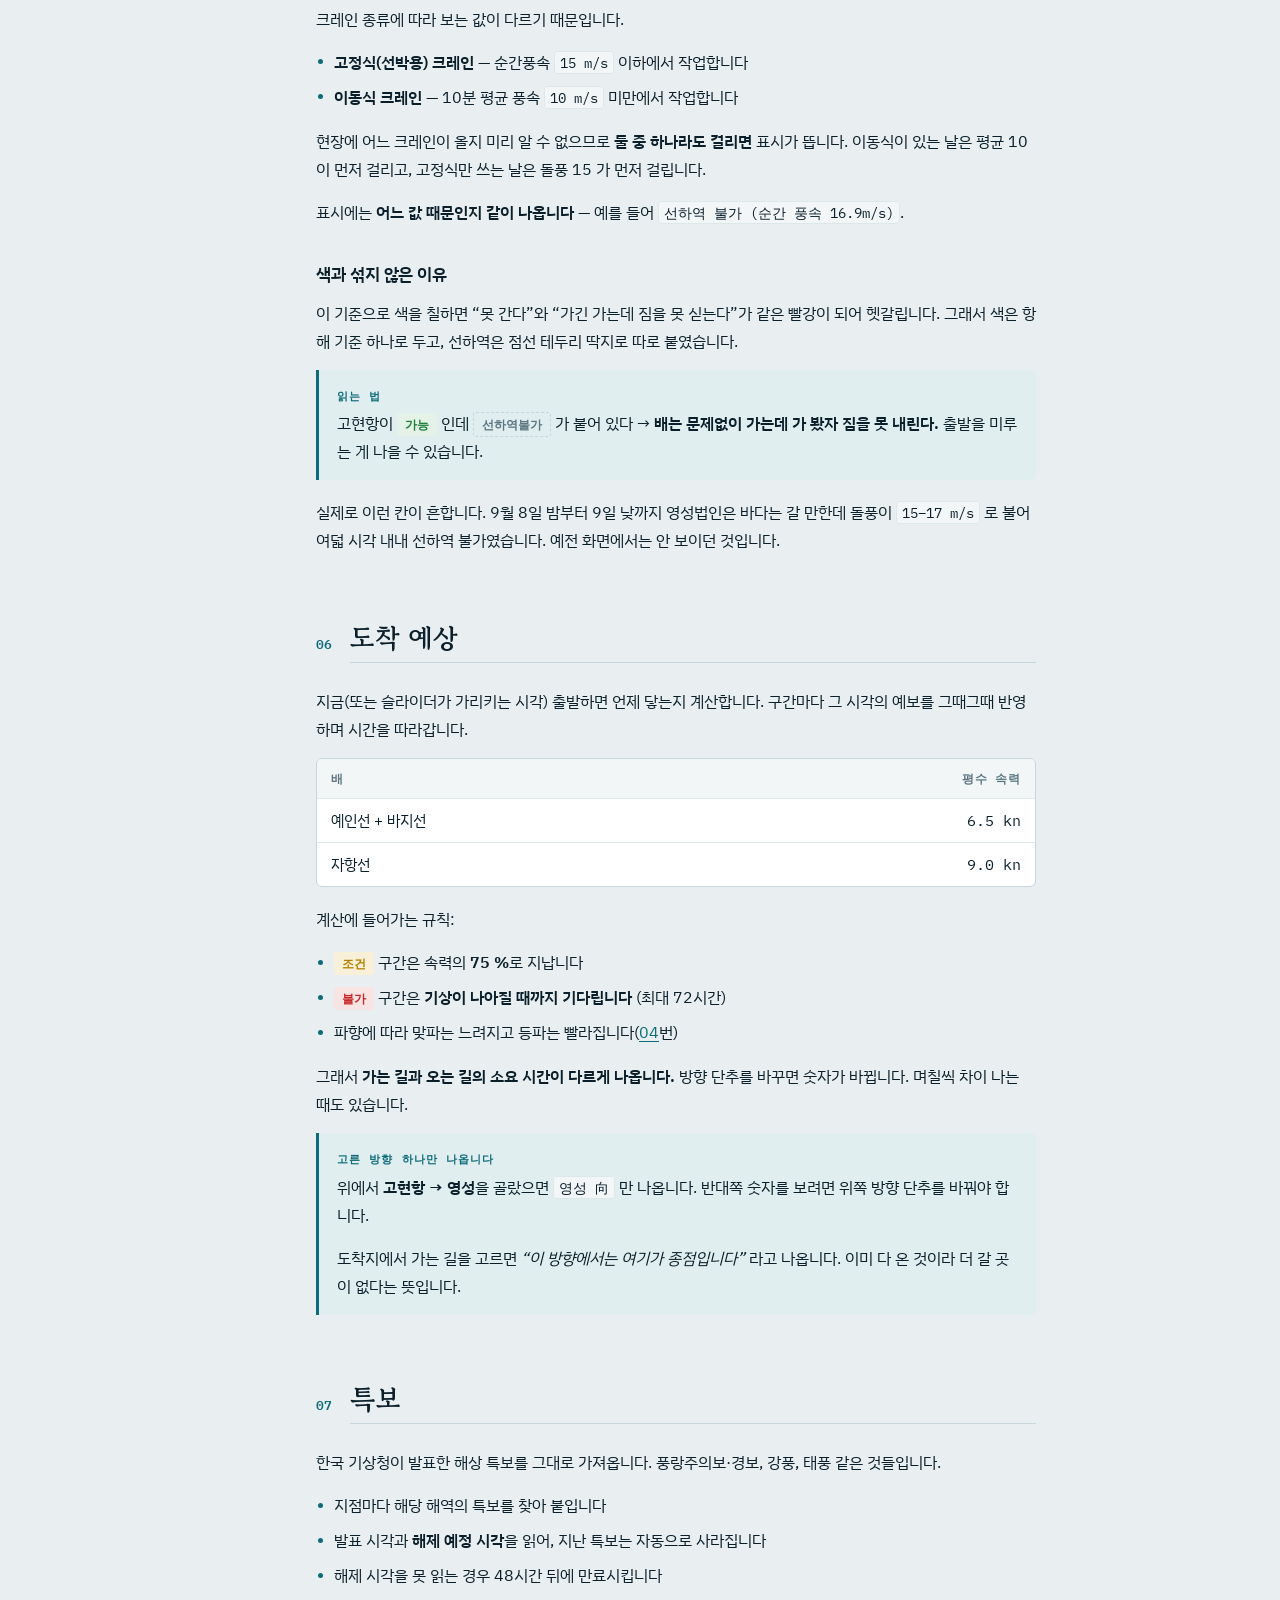
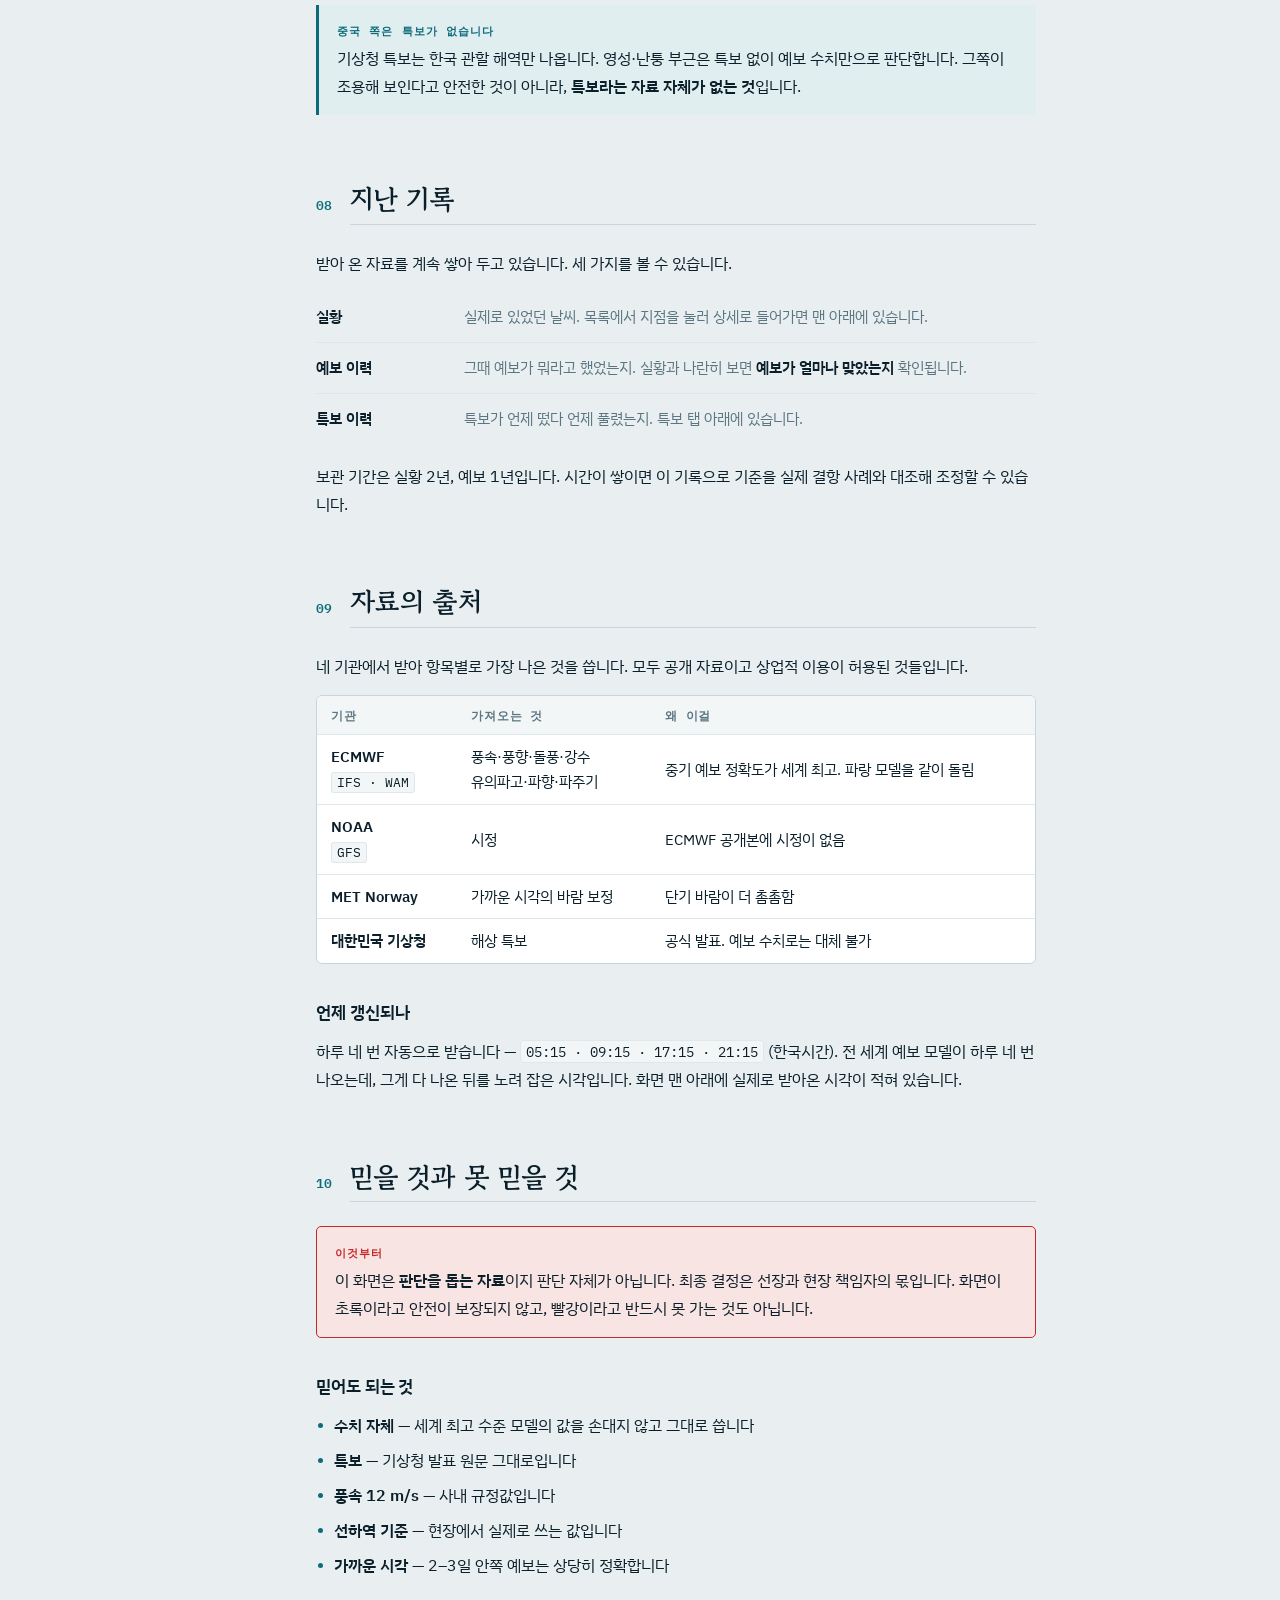
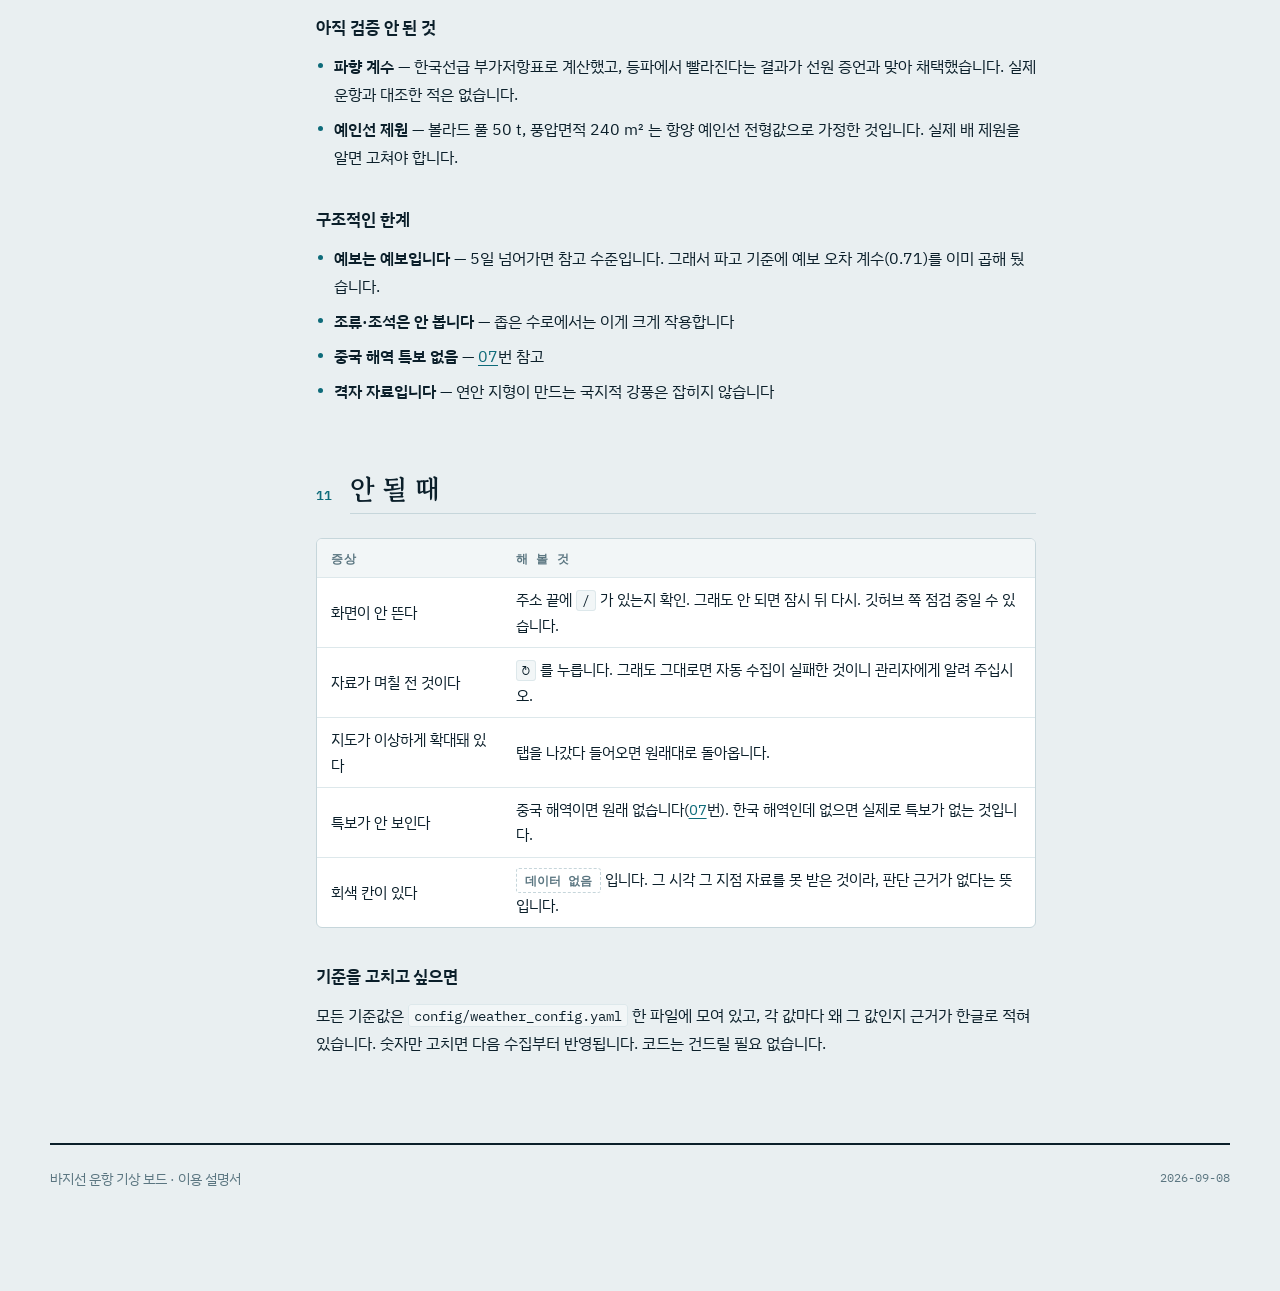
<file: 이용_설명서.html>
<!doctype html>
<html lang="ko">
<head>
<meta charset="utf-8">
<meta name="viewport" content="width=device-width, initial-scale=1">
<style>
  /* 브라우저 기본값 정리. 아래 각 문서의 <style> 이 이어서 덮어쓴다. */
  :root { color-scheme: light dark; }
  body { margin: 0; font: 14px system-ui, sans-serif; background: #fafafa; }
  img { max-width: 100%; }
  [hidden] { display: none !important; }
</style>
<title>바지선 기상 보드 이용 설명서</title>
</head>
<body>
<link rel="preconnect" href="https://fonts.googleapis.com">
<link rel="preconnect" href="https://fonts.gstatic.com" crossorigin>
<link rel="stylesheet" href="https://fonts.googleapis.com/css2?family=Gowun+Batang:wght@400;700&family=IBM+Plex+Sans+KR:wght@300;400;500;600&family=IBM+Plex+Mono:wght@400;500;600&display=swap">

<style>
  /* ── 해도 색. 밝은 화면이 기본이고, 어두운 화면은 토큰만 바꾼다 ── */
  :root {
    --paper:  #e9eff1;
    --card:   #ffffff;
    --sunk:   #f2f6f7;
    --ink:    #0b1f2a;
    --dim:    #5b7681;
    --line:   #c6d6db;
    --line-2: #dde8eb;
    --accent: #0e6b7a;
    --accent-soft: #e0eef0;

    /* 신호등. 앱 화면과 똑같은 값이라야 알아본다 */
    --go:   #1a7f37;
    --warn: #b58100;
    --stop: #c62828;
    --go-bg:   #e4f2e8;
    --warn-bg: #f8f0d9;
    --stop-bg: #f8e4e3;

    --serif: "Gowun Batang", "Nanum Myeongjo", serif;
    --sans:  "IBM Plex Sans KR", "Malgun Gothic", system-ui, sans-serif;
    --mono:  "IBM Plex Mono", "D2Coding", ui-monospace, monospace;
  }

  @media (prefers-color-scheme: dark) {
    :root:not([data-theme="light"]) {
      --paper:  #071319;
      --card:   #0f242e;
      --sunk:   #0b1c24;
      --ink:    #dde9ed;
      --dim:    #8aa6b0;
      --line:   #24404c;
      --line-2: #1a323d;
      --accent: #48bccd;
      --accent-soft: #10333c;

      --go:   #6fd48c;
      --warn: #e8bf5a;
      --stop: #f0857c;
      --go-bg:   #12301c;
      --warn-bg: #33290d;
      --stop-bg: #3a1616;
    }
  }
  :root[data-theme="dark"] {
    --paper:  #071319;
    --card:   #0f242e;
    --sunk:   #0b1c24;
    --ink:    #dde9ed;
    --dim:    #8aa6b0;
    --line:   #24404c;
    --line-2: #1a323d;
    --accent: #48bccd;
    --accent-soft: #10333c;

    --go:   #6fd48c;
    --warn: #e8bf5a;
    --stop: #f0857c;
    --go-bg:   #12301c;
    --warn-bg: #33290d;
    --stop-bg: #3a1616;
  }

  body {
    background: var(--paper);
    color: var(--ink);
    font-family: var(--sans);
    font-weight: 400;
    font-size: 16px;
    line-height: 1.75;
    -webkit-text-size-adjust: 100%;
  }

  /* ── 전체 틀 ── */
  .wrap {
    max-width: 1180px;
    margin: 0 auto;
    padding: 0 20px 100px;
    display: grid;
    grid-template-columns: 1fr;
    gap: 0 56px;
  }
  @media (min-width: 1000px) {
    .wrap { grid-template-columns: 210px minmax(0, 1fr); }
    .masthead { grid-column: 1 / -1; }
  }

  /* ── 표제 ── */
  .masthead {
    padding: 64px 0 40px;
    border-bottom: 2px solid var(--ink);
    margin-bottom: 44px;
  }
  .eyebrow {
    font-family: var(--mono);
    font-size: 12px;
    font-weight: 500;
    letter-spacing: .18em;
    color: var(--accent);
    text-transform: uppercase;
    margin-bottom: 18px;
  }
  .masthead h1 {
    font-family: var(--serif);
    font-weight: 700;
    font-size: clamp(34px, 5.6vw, 54px);
    line-height: 1.18;
    letter-spacing: -.01em;
    text-wrap: balance;
    margin: 0 0 16px;
  }
  .masthead p {
    margin: 0;
    max-width: 62ch;
    color: var(--dim);
    font-size: 17px;
  }
  .plate {
    margin-top: 30px;
    display: flex;
    flex-wrap: wrap;
    gap: 10px 34px;
    font-family: var(--mono);
    font-size: 12.5px;
    color: var(--dim);
  }
  .plate b { color: var(--ink); font-weight: 500; }

  /* ── 목차 ── */
  nav.toc { display: none; }
  @media (min-width: 1000px) {
    nav.toc {
      display: block;
      position: sticky;
      top: 28px;
      align-self: start;
      max-height: calc(100dvh - 56px);
      overflow-y: auto;
    }
  }
  nav.toc h2 {
    font-family: var(--mono);
    font-size: 11px;
    letter-spacing: .16em;
    color: var(--dim);
    text-transform: uppercase;
    font-weight: 500;
    margin: 0 0 14px;
  }
  nav.toc ol { list-style: none; margin: 0; padding: 0; display: grid; gap: 2px; }
  nav.toc a {
    display: grid;
    grid-template-columns: 22px 1fr;
    gap: 6px;
    padding: 5px 8px 5px 0;
    color: var(--dim);
    text-decoration: none;
    font-size: 14px;
    border-radius: 4px;
    line-height: 1.4;
  }
  nav.toc a:hover { color: var(--accent); background: var(--accent-soft); }
  nav.toc a span { font-family: var(--mono); font-size: 11.5px; opacity: .75; padding-top: 2px; }

  /* ── 본문 ── */
  main { min-width: 0; max-width: 72ch; }
  section { margin-bottom: 66px; scroll-margin-top: 24px; }
  section > h2 {
    font-family: var(--serif);
    font-weight: 700;
    font-size: 27px;
    line-height: 1.35;
    margin: 0 0 6px;
    display: grid;
    grid-template-columns: 34px 1fr;
    align-items: baseline;
    text-wrap: balance;
  }
  section > h2 em {
    font-family: var(--mono);
    font-style: normal;
    font-size: 13px;
    font-weight: 600;
    color: var(--accent);
  }
  .rule { height: 1px; background: var(--line); margin: 0 0 24px 34px; }
  h3 {
    font-size: 16.5px;
    font-weight: 600;
    margin: 34px 0 10px;
    letter-spacing: -.005em;
  }
  p { margin: 0 0 15px; }
  main a { color: var(--accent); text-decoration-thickness: 1px; text-underline-offset: 3px; }
  strong { font-weight: 600; }
  code, .num {
    font-family: var(--mono);
    font-size: .89em;
    background: var(--sunk);
    border: 1px solid var(--line-2);
    border-radius: 3px;
    padding: 1px 5px;
  }

  ul, ol.steps { margin: 0 0 16px; padding-left: 0; list-style: none; }
  ul li {
    position: relative;
    padding-left: 18px;
    margin-bottom: 7px;
  }
  ul li::before {
    content: "";
    position: absolute;
    left: 2px; top: .72em;
    width: 5px; height: 5px;
    background: var(--accent);
    border-radius: 50%;
  }
  ol.steps { counter-reset: s; }
  ol.steps li {
    counter-increment: s;
    position: relative;
    padding-left: 34px;
    margin-bottom: 13px;
  }
  ol.steps li::before {
    content: counter(s);
    position: absolute;
    left: 0; top: 1px;
    width: 22px; height: 22px;
    display: grid; place-items: center;
    background: var(--accent);
    color: var(--paper);
    font-family: var(--mono);
    font-size: 11.5px;
    font-weight: 600;
    border-radius: 50%;
  }

  /* ── 표 ── */
  .tablebox { overflow-x: auto; margin: 0 0 18px; border: 1px solid var(--line); border-radius: 6px; background: var(--card); }
  table { border-collapse: collapse; width: 100%; font-size: 14.5px; }
  th, td { padding: 9px 14px; text-align: left; border-bottom: 1px solid var(--line-2); }
  thead th {
    background: var(--sunk);
    font-family: var(--mono);
    font-size: 11.5px;
    font-weight: 600;
    letter-spacing: .07em;
    text-transform: uppercase;
    color: var(--dim);
    white-space: nowrap;
  }
  tbody tr:last-child td { border-bottom: 0; }
  td.n, th.n { text-align: right; font-family: var(--mono); font-variant-numeric: tabular-nums; white-space: nowrap; }
  caption { caption-side: bottom; padding: 9px 14px; font-size: 12.5px; color: var(--dim); text-align: left; border-top: 1px solid var(--line-2); }

  /* ── 신호등 딱지 ── */
  .sig {
    display: inline-block;
    font-family: var(--mono);
    font-size: 12px;
    font-weight: 600;
    padding: 1px 8px;
    border-radius: 3px;
    white-space: nowrap;
  }
  .sig.n { background: var(--go-bg);   color: var(--go); }
  .sig.c { background: var(--warn-bg); color: var(--warn); }
  .sig.u { background: var(--stop-bg); color: var(--stop); }
  .sig.b { background: transparent; color: var(--dim); border: 1px dashed var(--line); }

  /* ── 상자들. 역할마다 다른 모양 ── */
  .note {
    border-left: 3px solid var(--accent);
    background: var(--accent-soft);
    padding: 15px 18px;
    margin: 0 0 18px;
    border-radius: 0 5px 5px 0;
  }
  .note p:last-child { margin-bottom: 0; }
  .note .lbl {
    font-family: var(--mono);
    font-size: 11px;
    font-weight: 600;
    letter-spacing: .1em;
    text-transform: uppercase;
    color: var(--accent);
    display: block;
    margin-bottom: 5px;
  }
  .caution {
    border: 1px solid var(--stop);
    background: var(--stop-bg);
    padding: 15px 18px;
    margin: 0 0 18px;
    border-radius: 5px;
  }
  .caution p:last-child { margin-bottom: 0; }
  .caution .lbl {
    font-family: var(--mono);
    font-size: 11px;
    font-weight: 600;
    letter-spacing: .1em;
    text-transform: uppercase;
    color: var(--stop);
    display: block;
    margin-bottom: 5px;
  }

  /* ── 화면 흉내 ── */
  .screen {
    background: var(--card);
    border: 1px solid var(--line);
    border-radius: 7px;
    padding: 0;
    margin: 0 0 18px;
    overflow: hidden;
    font-size: 13.5px;
  }
  .screen .bar {
    background: var(--sunk);
    border-bottom: 1px solid var(--line-2);
    padding: 7px 13px;
    font-family: var(--mono);
    font-size: 11px;
    letter-spacing: .09em;
    text-transform: uppercase;
    color: var(--dim);
  }
  .screen .body { padding: 14px 16px; }
  .chips { display: flex; flex-wrap: wrap; gap: 6px; margin-bottom: 11px; }
  .chip {
    border: 1px solid var(--line);
    border-radius: 13px;
    padding: 3px 12px;
    font-size: 12.5px;
    color: var(--dim);
    background: var(--paper);
  }
  .chip.on { background: var(--accent); border-color: var(--accent); color: var(--card); font-weight: 500; }
  .lamp { display: flex; flex-wrap: wrap; gap: 5px; }
  .lamp i {
    font-style: normal;
    width: 26px; height: 26px;
    border-radius: 4px;
    display: grid; place-items: center;
    font-family: var(--mono);
    font-size: 11px;
    font-weight: 600;
  }
  .lamp i.n { background: var(--go-bg);   color: var(--go); }
  .lamp i.c { background: var(--warn-bg); color: var(--warn); }
  .lamp i.u { background: var(--stop-bg); color: var(--stop); }

  pre.term {
    background: var(--sunk);
    border: 1px solid var(--line-2);
    border-radius: 5px;
    padding: 13px 15px;
    margin: 0 0 18px;
    overflow-x: auto;
    font-family: var(--mono);
    font-size: 12.5px;
    line-height: 1.65;
    color: var(--ink);
  }

  /* ── 항목/설명 짝 ── */
  dl.pairs { margin: 0 0 18px; display: grid; gap: 0; }
  dl.pairs > div {
    display: grid;
    grid-template-columns: 1fr;
    gap: 2px 18px;
    padding: 12px 0;
    border-bottom: 1px solid var(--line-2);
  }
  dl.pairs > div:last-child { border-bottom: 0; }
  @media (min-width: 620px) {
    dl.pairs > div { grid-template-columns: 130px 1fr; }
  }
  dl.pairs dt { font-weight: 600; font-size: 15px; }
  dl.pairs dd { margin: 0; color: var(--dim); font-size: 14.5px; }
  dl.pairs dd strong { color: var(--ink); }

  footer.end {
    grid-column: 1 / -1;
    border-top: 2px solid var(--ink);
    margin-top: 20px;
    padding-top: 22px;
    font-size: 13.5px;
    color: var(--dim);
    display: flex;
    flex-wrap: wrap;
    gap: 8px 30px;
    justify-content: space-between;
  }
  footer.end span { font-family: var(--mono); font-size: 12px; }

  @media (prefers-reduced-motion: reduce) {
    * { animation: none !important; transition: none !important; }
  }
</style>

<div class="wrap">

  <header class="masthead">
    <div class="eyebrow">Barge Weather Board · 이용 설명서</div>
    <h1>바지선 운항 기상 보드<br>보는 법</h1>
    <p>고현항에서 중국 영성·난퉁으로 가는 예항 항로의 기상을 한 화면에 모아
       놓은 것입니다. 어느 시각에 어느 지점이 갈 만한지 색으로 보여 주고,
       언제 도착할지 계산해 줍니다. 이 문서는 그 화면을 읽는 법입니다.</p>
    <div class="plate">
      <div>주소 <b>bararambararamnararam-lab.github.io/barge-weather-board</b></div>
      <div>갱신 <b>하루 4번 · 05:15 09:15 17:15 21:15</b></div>
      <div>예보 <b>앞으로 10일</b></div>
    </div>
  </header>

  <nav class="toc">
    <h2>차례</h2>
    <ol>
      <li><a href="#s1"><span>01</span>여는 법</a></li>
      <li><a href="#s2"><span>02</span>화면 구성</a></li>
      <li><a href="#s3"><span>03</span>색의 뜻</a></li>
      <li><a href="#s4"><span>04</span>방향 단추</a></li>
      <li><a href="#s5"><span>05</span>선하역 표시</a></li>
      <li><a href="#s6"><span>06</span>도착 예상</a></li>
      <li><a href="#s7"><span>07</span>특보</a></li>
      <li><a href="#s8"><span>08</span>지난 기록</a></li>
      <li><a href="#s9"><span>09</span>자료의 출처</a></li>
      <li><a href="#s10"><span>10</span>믿을 것과 못 믿을 것</a></li>
      <li><a href="#s11"><span>11</span>안 될 때</a></li>
    </ol>
  </nav>

  <main>

    <!-- ─────────────────────────────────────────────── 01 -->
    <section id="s1">
      <h2><em>01</em>여는 법</h2>
      <div class="rule"></div>

      <p>인터넷 주소창에 아래를 칩니다. 로그인도 설치도 필요 없습니다.</p>
      <pre class="term">https://bararambararamnararam-lab.github.io/barge-weather-board/</pre>

      <h3>폰에 앱처럼 두기</h3>
      <p>매번 주소를 치기 번거로우면 바탕화면에 아이콘으로 둘 수 있습니다.
         진짜 앱을 설치하는 게 아니라 바로가기를 만드는 것이라, 지우는 것도
         아이콘을 길게 눌러 삭제하면 끝입니다.</p>
      <ol class="steps">
        <li><strong>아이폰</strong> — 사파리로 열고 아래 가운데 공유 단추(↑) →
            <em>홈 화면에 추가</em></li>
        <li><strong>안드로이드</strong> — 크롬으로 열고 오른쪽 위 점 세 개 →
            <em>홈 화면에 추가</em> 또는 <em>앱 설치</em></li>
      </ol>

      <h3>남에게 주소 알려 주기</h3>
      <p>오른쪽 위 <code>QR</code> 단추를 누르면 QR 코드가 뜹니다. 상대가
         폰 카메라로 찍으면 바로 열립니다. 회의실에서 주소를 불러 줄 필요가
         없습니다. <strong>주소 복사</strong> 단추로 메신저에 붙여 넣을 수도
         있습니다.</p>
      <pre class="term">tinyurl.com/barge-weather</pre>

      <h3>밝기</h3>
      <p>오른쪽 위 <code>☀</code> 단추로 어두운 화면과 밝은 화면을 바꿉니다.
         기본은 어두운 화면입니다. 고른 값은 그 기기에만 기억되므로,
         폰에서 밝게 해도 사무실 PC는 그대로입니다.</p>

      <div class="note">
        <span class="lbl">자료가 오래된 것 같으면</span>
        <p>오른쪽 위 <code>↻</code> 단추를 누릅니다. 화면 맨 아래에 자료를
           받아온 시각이 적혀 있으니 그걸로 확인하면 됩니다.</p>
      </div>
    </section>

    <!-- ─────────────────────────────────────────────── 02 -->
    <section id="s2">
      <h2><em>02</em>화면 구성</h2>
      <div class="rule"></div>

      <p>위에서 아래로 <strong>항로 → 방향 → 신호등 요약</strong>이 늘 붙어
         있고, 그 아래가 탭에 따라 바뀝니다. 맨 아래에 시간 슬라이더가 있습니다.</p>

      <div class="screen">
        <div class="bar">화면 위쪽</div>
        <div class="body">
          <div class="chips">
            <span class="chip on">영성</span>
            <span class="chip">CSME</span>
          </div>
          <div class="chips">
            <span class="chip on">고현항 → 영성</span>
            <span class="chip">영성 → 고현항</span>
          </div>
          <div class="lamp">
            <i class="n">가</i><i class="c">조</i><i class="c">조</i><i class="n">가</i>
            <i class="n">가</i><i class="u">불</i><i class="u">불</i><i class="c">조</i>
            <i class="n">가</i><i class="n">가</i>
          </div>
        </div>
      </div>

      <dl class="pairs">
        <div><dt>항로 단추</dt><dd><strong>영성</strong>(고현항 ↔ 영성법인·가야, 지점 10곳) 과
          <strong>CSME</strong>(고현항 ↔ 난퉁, 지점 8곳) 중 고릅니다.</dd></div>
        <div><dt>방향 단추</dt><dd>가는 길인지 오는 길인지. 이게 판정과 도착 시각을 바꿉니다.
          자세한 건 <a href="#s4">04</a>번에.</dd></div>
        <div><dt>신호등 요약</dt><dd>고른 항로의 모든 지점을 순서대로 늘어놓은 것. 출발지가
          왼쪽, 도착지가 오른쪽입니다. 어느 구간이 막혔는지 한눈에 보입니다.</dd></div>
        <div><dt>시간 슬라이더</dt><dd>맨 아래. 좌우로 밀면 그 시각의 상태로 화면 전체가
          바뀝니다. 신호등도, 지도 색도, 도착 예상도 같이 움직입니다.</dd></div>
        <div><dt>오른쪽 위 단추</dt><dd><code>QR</code> 주소 알려 주기 ·
          <code>☀</code> 밝기 · <code>↻</code> 새로 받기</dd></div>
      </dl>

      <h3>탭 네 개</h3>
      <div class="tablebox">
        <table>
          <thead><tr><th>탭</th><th>보여 주는 것</th><th>언제 쓰나</th></tr></thead>
          <tbody>
            <tr><td><strong>목록</strong></td><td>지점마다 카드 하나. 판정과 주요 수치</td><td>기본. 훑어볼 때</td></tr>
            <tr><td><strong>지도</strong></td><td>실제 위치에 색을 칠하고 항로선을 그림</td><td>어디가 막혔는지 볼 때</td></tr>
            <tr><td><strong>표</strong></td><td>지점 × 시각 격자. 색이 언제 바뀌는지</td><td>출발 시점 고를 때</td></tr>
            <tr><td><strong>특보</strong></td><td>기상청 특보 원문</td><td>근거를 확인할 때</td></tr>
          </tbody>
        </table>
      </div>

      <p>목록에서 카드를 누르면 그 지점의 <strong>상세</strong>로 들어갑니다.
         시각마다 풍속·돌풍·파고·시정·강수와 판정이 한 줄씩 나오고,
         맨 아래에 지난 기록이 접혀 있습니다.</p>
    </section>

    <!-- ─────────────────────────────────────────────── 03 -->
    <section id="s3">
      <h2><em>03</em>색의 뜻</h2>
      <div class="rule"></div>

      <p>색은 <strong>“거기까지 갈 수 있나”</strong> 하나만 뜻합니다.
         짐을 싣고 내리는 것은 색에 넣지 않았습니다(<a href="#s5">05</a>번).</p>

      <div class="tablebox">
        <table>
          <thead><tr><th>색</th><th>뜻</th><th>어떻게 하나</th></tr></thead>
          <tbody>
            <tr><td><span class="sig n">가능</span></td><td>기준을 다 넘지 않음</td><td>평소대로</td></tr>
            <tr><td><span class="sig c">조건</span></td><td>기준 하나 이상이 주의 구간</td><td>갈 수는 있으나 느려짐. 상황을 봐 가며</td></tr>
            <tr><td><span class="sig u">불가</span></td><td>기준 하나 이상이 불가 구간</td><td>기다림</td></tr>
          </tbody>
        </table>
      </div>

      <p><strong>다섯 가지 중 가장 나쁜 것을 따릅니다.</strong> 파고가 아무리
         좋아도 시정이 1 km면 불가입니다.</p>

      <div class="tablebox">
        <table>
          <thead>
            <tr><th>보는 값</th><th class="n">조건</th><th class="n">불가</th><th>근거</th></tr>
          </thead>
          <tbody>
            <tr><td>평균 풍속</td><td class="n">10 m/s</td><td class="n">12 m/s</td><td>예인 전용 보수값. 기상청 풍랑주의보(14)보다 엄격</td></tr>
            <tr><td>순간 풍속</td><td class="n">14 m/s</td><td class="n">16 m/s</td><td>평균 기준의 1.33배</td></tr>
            <tr><td>유의파고</td><td class="n">1.2 m</td><td class="n">1.8 m</td><td>DNV-ST-N001 설계 2.5 m × 예보오차 계수 0.71</td></tr>
            <tr><td>시정</td><td class="n">3 km 미만</td><td class="n">1 해리 미만</td><td>충돌 회피에 필요한 최소</td></tr>
            <tr><td>시간 강수량</td><td class="n">5 mm/h</td><td class="n">—</td><td>시야와 갑판 작업 제약</td></tr>
          </tbody>
          <caption>파고 기준은 파도를 맞는 쪽에 따라 달라집니다 — <a href="#s4">04</a>번.</caption>
        </table>
      </div>

      <div class="note">
        <span class="lbl">왜 기상청 기준보다 엄한가</span>
        <p>기상청 풍랑주의보는 <span class="num">14 m/s · 3 m</span> 인데 우리는
           <span class="num">12 m/s · 1.8 m</span> 입니다. 특보 기준은 일반 선박
           기준이고, 동력 없이 끌려가는 바지선은 그보다 취약합니다.
           그래서 <strong>특보가 뜨기 전에 이미 불가</strong>가 됩니다.
           특보가 안 떴는데 빨강인 것은 고장이 아닙니다.</p>
      </div>

      <p>어느 값 때문에 그 색이 됐는지는 목록 카드와 표의 각 줄에 작은
         딱지로 붙어 있습니다. 표 아래 범례에도 기준이 그대로 적혀 있습니다.</p>
    </section>

    <!-- ─────────────────────────────────────────────── 04 -->
    <section id="s4">
      <h2><em>04</em>방향 단추</h2>
      <div class="rule"></div>

      <p><strong>날씨를 바꾸는 게 아니라, 그 날씨를 배가 어느 쪽에서 맞는지를
         바꿉니다.</strong> 파고·풍속·파향 숫자는 하나도 안 바뀝니다.</p>

      <p>같은 파고 <span class="num">1.9 m</span> 라도 뱃머리로 정면에서 받는
         것과 뒤에서 밀어 주는 것은 다릅니다. 배가 가는 방향(침로)과 파도가
         오는 방향의 각도로 셋으로 나눕니다.</p>

      <div class="tablebox">
        <table>
          <thead>
            <tr><th>맞는 쪽</th><th class="n">각도</th><th class="n">불가 기준</th><th class="n">속도</th><th>왜</th></tr>
          </thead>
          <tbody>
            <tr><td><strong>맞파</strong> 앞에서</td><td class="n">0–60°</td><td class="n">1.80 m</td><td class="n">−10 %</td><td>제일 느리다</td></tr>
            <tr><td><strong>옆파</strong> 옆에서</td><td class="n">60–120°</td><td class="n">1.44 m</td><td class="n">−2 %</td><td>롤링이 커 <strong>제일 위험</strong></td></tr>
            <tr><td><strong>등파</strong> 뒤에서</td><td class="n">120–180°</td><td class="n">2.34 m</td><td class="n">+5 %</td><td>밀어 준다</td></tr>
          </tbody>
          <caption>속도는 파고 2 m 기준. 위험한 순서와 느린 순서가 다릅니다.</caption>
        </table>
      </div>

      <h3>실제로 이렇게 갈립니다</h3>
      <p>영성 항로, 9월 9일 18시. 같은 시각 같은 파고인데 방향에 따라 색이
         달라지는 것을 보십시오.</p>

      <pre class="term">지점            침로    파고    파향 | 갈 때       | 올 때
서해 남부 먼바다   318°   1.89m    2° | 맞파  <b style="color:var(--stop)">불가</b> | 등파  <b style="color:var(--warn)">조건</b>
스다오 동방      324°   1.89m   23° | 맞파  <b style="color:var(--stop)">불가</b> | 등파  <b style="color:var(--warn)">조건</b>
흑산도 북방      313°   1.42m  346° | 맞파  <b style="color:var(--warn)">조건</b> | 등파  <b style="color:var(--go)">가능</b>
영성 묘박지      271°   1.54m   37° | 등파  <b style="color:var(--go)">가능</b> | 맞파  <b style="color:var(--warn)">조건</b>
영성법인        145°   1.54m   37° | 옆파  <b style="color:var(--stop)">불가</b> | 옆파  <b style="color:var(--stop)">불가</b></pre>

      <p><strong>서해 남부 먼바다</strong> — 갈 때는 침로 318°(북서)로 가는데
         파도가 2°(북)에서 옵니다. 거의 정면이라 맞파, 기준 1.80 m 에
         1.89 m 라 <span class="sig u">불가</span>. 올 때는 침로가 138°(남동)로
         뒤집혀 같은 파도를 뒤에서 받습니다. 기준이 2.34 m 로 올라가
         <span class="sig c">조건</span>이 됩니다.</p>

      <p><strong>영성법인은 양쪽 다 불가</strong>입니다. 침로 145°에 파도가
         37°에서 오니 차이가 108° — 옆입니다. 뒤집어도 288°, 여전히 옆.
         <strong>옆파는 뒤집어도 옆입니다.</strong></p>

      <div class="caution">
        <span class="lbl">알아둘 것</span>
        <p>시간 슬라이더에서 보는 색은 <strong>“그 시각에 그 지점을 그 방향으로
           지난다면”</strong> 입니다. 지금 출발하면 서해 남부는 이틀 뒤에 지납니다.
           도착 예상 시각(<a href="#s6">06</a>번)은 시간을 따라가며 계산하지만,
           지도 색은 슬라이더가 가리키는 그 시각 그대로입니다.</p>
      </div>
    </section>

    <!-- ─────────────────────────────────────────────── 05 -->
    <section id="s5">
      <h2><em>05</em>선하역 표시</h2>
      <div class="rule"></div>

      <p>배가 항구까지 가는 것과, 도착해서 크레인을 돌리는 것은 다른 문제입니다.
         고현항에서는 짐을 내리고 도착지에서는 싣는데, 둘 다 크레인 작업이라
         묶어서 <strong>선하역</strong>이라 부릅니다.</p>

      <div class="tablebox">
        <table>
          <thead><tr><th>표시</th><th class="n">평균 풍속 · 순간 풍속</th></tr></thead>
          <tbody>
            <tr><td><span class="sig b">선하역주의</span></td><td class="n">어느 쪽이든 10 m/s 이상</td></tr>
            <tr><td><span class="sig b">선하역불가</span></td><td class="n">어느 쪽이든 15 m/s 이상</td></tr>
          </tbody>
          <caption>현장에서 실제로 쓰는 기준입니다. 부두 네 곳에만 붙습니다 —
                   고현항 · 영성법인 · 영성가야 · 난퉁 CSME.</caption>
        </table>
      </div>

      <h3>왜 두 가지를 다 보나</h3>
      <p>크레인 종류에 따라 보는 값이 다르기 때문입니다.</p>
      <ul>
        <li><strong>고정식(선박용) 크레인</strong> — 순간풍속
            <span class="num">15 m/s</span> 이하에서 작업합니다</li>
        <li><strong>이동식 크레인</strong> — 10분 평균 풍속
            <span class="num">10 m/s</span> 미만에서 작업합니다</li>
      </ul>
      <p>현장에 어느 크레인이 올지 미리 알 수 없으므로 <strong>둘 중 하나라도
         걸리면</strong> 표시가 뜹니다. 이동식이 있는 날은 평균 10 이 먼저
         걸리고, 고정식만 쓰는 날은 돌풍 15 가 먼저 걸립니다.</p>
      <p>표시에는 <strong>어느 값 때문인지 같이 나옵니다</strong> —
         예를 들어 <span class="num">선하역 불가 (순간 풍속 16.9m/s)</span>.

      <h3>색과 섞지 않은 이유</h3>
      <p>이 기준으로 색을 칠하면 “못 간다”와 “가긴 가는데 짐을 못 싣는다”가
         같은 빨강이 되어 헷갈립니다. 그래서 색은 항해 기준 하나로 두고,
         선하역은 점선 테두리 딱지로 따로 붙였습니다.</p>

      <div class="note">
        <span class="lbl">읽는 법</span>
        <p>고현항이 <span class="sig n">가능</span> 인데
           <span class="sig b">선하역불가</span> 가 붙어 있다 →
           <strong>배는 문제없이 가는데 가 봤자 짐을 못 내린다.</strong>
           출발을 미루는 게 나을 수 있습니다.</p>
      </div>

      <p>실제로 이런 칸이 흔합니다. 9월 8일 밤부터 9일 낮까지 영성법인은
         바다는 갈 만한데 돌풍이 <span class="num">15–17 m/s</span> 로 불어
         여덟 시각 내내 선하역 불가였습니다. 예전 화면에서는 안 보이던
         것입니다.</p>
    </section>

    <!-- ─────────────────────────────────────────────── 06 -->
    <section id="s6">
      <h2><em>06</em>도착 예상</h2>
      <div class="rule"></div>

      <p>지금(또는 슬라이더가 가리키는 시각) 출발하면 언제 닿는지 계산합니다.
         구간마다 그 시각의 예보를 그때그때 반영하며 시간을 따라갑니다.</p>

      <div class="tablebox">
        <table>
          <thead><tr><th>배</th><th class="n">평수 속력</th></tr></thead>
          <tbody>
            <tr><td>예인선 + 바지선</td><td class="n">6.5 kn</td></tr>
            <tr><td>자항선</td><td class="n">9.0 kn</td></tr>
          </tbody>
        </table>
      </div>

      <p>계산에 들어가는 규칙:</p>
      <ul>
        <li><span class="sig c">조건</span> 구간은 속력의 <strong>75 %</strong>로 지납니다</li>
        <li><span class="sig u">불가</span> 구간은 <strong>기상이 나아질 때까지 기다립니다</strong> (최대 72시간)</li>
        <li>파향에 따라 맞파는 느려지고 등파는 빨라집니다(<a href="#s4">04</a>번)</li>
      </ul>

      <p>그래서 <strong>가는 길과 오는 길의 소요 시간이 다르게 나옵니다.</strong>
         방향 단추를 바꾸면 숫자가 바뀝니다. 며칠씩 차이 나는 때도 있습니다.</p>

      <div class="note">
        <span class="lbl">고른 방향 하나만 나옵니다</span>
        <p>위에서 <strong>고현항 → 영성</strong>을 골랐으면
           <span class="num">영성 向</span> 만 나옵니다. 반대쪽 숫자를 보려면
           위쪽 방향 단추를 바꿔야 합니다.</p>
        <p>도착지에서 가는 길을 고르면 <em>“이 방향에서는 여기가 종점입니다”</em>
           라고 나옵니다. 이미 다 온 것이라 더 갈 곳이 없다는 뜻입니다.</p>
      </div>
    </section>

    <!-- ─────────────────────────────────────────────── 07 -->
    <section id="s7">
      <h2><em>07</em>특보</h2>
      <div class="rule"></div>

      <p>한국 기상청이 발표한 해상 특보를 그대로 가져옵니다.
         풍랑주의보·경보, 강풍, 태풍 같은 것들입니다.</p>
      <ul>
        <li>지점마다 해당 해역의 특보를 찾아 붙입니다</li>
        <li>발표 시각과 <strong>해제 예정 시각</strong>을 읽어, 지난 특보는 자동으로 사라집니다</li>
        <li>해제 시각을 못 읽는 경우 48시간 뒤에 만료시킵니다</li>
      </ul>

      <div class="note">
        <span class="lbl">중국 쪽은 특보가 없습니다</span>
        <p>기상청 특보는 한국 관할 해역만 나옵니다. 영성·난퉁 부근은 특보
           없이 예보 수치만으로 판단합니다. 그쪽이 조용해 보인다고 안전한
           것이 아니라, <strong>특보라는 자료 자체가 없는 것</strong>입니다.</p>
      </div>
    </section>

    <!-- ─────────────────────────────────────────────── 08 -->
    <section id="s8">
      <h2><em>08</em>지난 기록</h2>
      <div class="rule"></div>

      <p>받아 온 자료를 계속 쌓아 두고 있습니다. 세 가지를 볼 수 있습니다.</p>

      <dl class="pairs">
        <div><dt>실황</dt><dd>실제로 있었던 날씨. 목록에서 지점을 눌러 상세로 들어가면
          맨 아래에 있습니다.</dd></div>
        <div><dt>예보 이력</dt><dd>그때 예보가 뭐라고 했었는지. 실황과 나란히 보면
          <strong>예보가 얼마나 맞았는지</strong> 확인됩니다.</dd></div>
        <div><dt>특보 이력</dt><dd>특보가 언제 떴다 언제 풀렸는지. 특보 탭 아래에 있습니다.</dd></div>
      </dl>

      <p>보관 기간은 실황 2년, 예보 1년입니다. 시간이 쌓이면 이 기록으로
         기준을 실제 결항 사례와 대조해 조정할 수 있습니다.</p>
    </section>

    <!-- ─────────────────────────────────────────────── 09 -->
    <section id="s9">
      <h2><em>09</em>자료의 출처</h2>
      <div class="rule"></div>

      <p>네 기관에서 받아 항목별로 가장 나은 것을 씁니다. 모두 공개 자료이고
         상업적 이용이 허용된 것들입니다.</p>

      <div class="tablebox">
        <table>
          <thead><tr><th>기관</th><th>가져오는 것</th><th>왜 이걸</th></tr></thead>
          <tbody>
            <tr><td><strong>ECMWF</strong><br><span class="num">IFS · WAM</span></td>
                <td>풍속·풍향·돌풍·강수<br>유의파고·파향·파주기</td>
                <td>중기 예보 정확도가 세계 최고. 파랑 모델을 같이 돌림</td></tr>
            <tr><td><strong>NOAA</strong><br><span class="num">GFS</span></td>
                <td>시정</td>
                <td>ECMWF 공개본에 시정이 없음</td></tr>
            <tr><td><strong>MET Norway</strong></td>
                <td>가까운 시각의 바람 보정</td>
                <td>단기 바람이 더 촘촘함</td></tr>
            <tr><td><strong>대한민국 기상청</strong></td>
                <td>해상 특보</td>
                <td>공식 발표. 예보 수치로는 대체 불가</td></tr>
          </tbody>
        </table>
      </div>

      <h3>언제 갱신되나</h3>
      <p>하루 네 번 자동으로 받습니다 —
         <span class="num">05:15 · 09:15 · 17:15 · 21:15</span> (한국시간).
         전 세계 예보 모델이 하루 네 번 나오는데, 그게 다 나온 뒤를 노려
         잡은 시각입니다. 화면 맨 아래에 실제로 받아온 시각이 적혀 있습니다.</p>
    </section>

    <!-- ─────────────────────────────────────────────── 10 -->
    <section id="s10">
      <h2><em>10</em>믿을 것과 못 믿을 것</h2>
      <div class="rule"></div>

      <div class="caution">
        <span class="lbl">이것부터</span>
        <p>이 화면은 <strong>판단을 돕는 자료</strong>이지 판단 자체가 아닙니다.
           최종 결정은 선장과 현장 책임자의 몫입니다. 화면이 초록이라고
           안전이 보장되지 않고, 빨강이라고 반드시 못 가는 것도 아닙니다.</p>
      </div>

      <h3>믿어도 되는 것</h3>
      <ul>
        <li><strong>수치 자체</strong> — 세계 최고 수준 모델의 값을 손대지 않고 그대로 씁니다</li>
        <li><strong>특보</strong> — 기상청 발표 원문 그대로입니다</li>
        <li><strong>풍속 12 m/s</strong> — 사내 규정값입니다</li>
        <li><strong>선하역 기준</strong> — 현장에서 실제로 쓰는 값입니다</li>
        <li><strong>가까운 시각</strong> — 2–3일 안쪽 예보는 상당히 정확합니다</li>
      </ul>

      <h3>아직 검증 안 된 것</h3>
      <ul>
        <li><strong>파향 계수</strong> — 한국선급 부가저항표로 계산했고, 등파에서
            빨라진다는 결과가 선원 증언과 맞아 채택했습니다. 실제 운항과
            대조한 적은 없습니다.</li>
        <li><strong>예인선 제원</strong> — 볼라드 풀 50 t, 풍압면적 240 m² 는
            항양 예인선 전형값으로 가정한 것입니다. 실제 배 제원을 알면
            고쳐야 합니다.</li>
      </ul>

      <h3>구조적인 한계</h3>
      <ul>
        <li><strong>예보는 예보입니다</strong> — 5일 넘어가면 참고 수준입니다.
            그래서 파고 기준에 예보 오차 계수(0.71)를 이미 곱해 뒀습니다.</li>
        <li><strong>조류·조석은 안 봅니다</strong> — 좁은 수로에서는 이게 크게 작용합니다</li>
        <li><strong>중국 해역 특보 없음</strong> — <a href="#s7">07</a>번 참고</li>
        <li><strong>격자 자료입니다</strong> — 연안 지형이 만드는 국지적 강풍은
            잡히지 않습니다</li>
      </ul>
    </section>

    <!-- ─────────────────────────────────────────────── 11 -->
    <section id="s11">
      <h2><em>11</em>안 될 때</h2>
      <div class="rule"></div>

      <div class="tablebox">
        <table>
          <thead><tr><th>증상</th><th>해 볼 것</th></tr></thead>
          <tbody>
            <tr><td>화면이 안 뜬다</td>
                <td>주소 끝에 <code>/</code> 가 있는지 확인. 그래도 안 되면 잠시 뒤 다시.
                    깃허브 쪽 점검 중일 수 있습니다.</td></tr>
            <tr><td>자료가 며칠 전 것이다</td>
                <td><code>↻</code> 를 누릅니다. 그래도 그대로면 자동 수집이
                    실패한 것이니 관리자에게 알려 주십시오.</td></tr>
            <tr><td>지도가 이상하게 확대돼 있다</td>
                <td>탭을 나갔다 들어오면 원래대로 돌아옵니다.</td></tr>
            <tr><td>특보가 안 보인다</td>
                <td>중국 해역이면 원래 없습니다(<a href="#s7">07</a>번).
                    한국 해역인데 없으면 실제로 특보가 없는 것입니다.</td></tr>
            <tr><td>회색 칸이 있다</td>
                <td><span class="sig b">데이터 없음</span> 입니다. 그 시각 그 지점
                    자료를 못 받은 것이라, 판단 근거가 없다는 뜻입니다.</td></tr>
          </tbody>
        </table>
      </div>

      <h3>기준을 고치고 싶으면</h3>
      <p>모든 기준값은 <code>config/weather_config.yaml</code> 한 파일에 모여
         있고, 각 값마다 왜 그 값인지 근거가 한글로 적혀 있습니다.
         숫자만 고치면 다음 수집부터 반영됩니다. 코드는 건드릴 필요 없습니다.</p>
    </section>

  </main>

  <footer class="end">
    <div>바지선 운항 기상 보드 · 이용 설명서</div>
    <span>2026-09-08</span>
  </footer>

</div>

</body>
</html>
</file>
